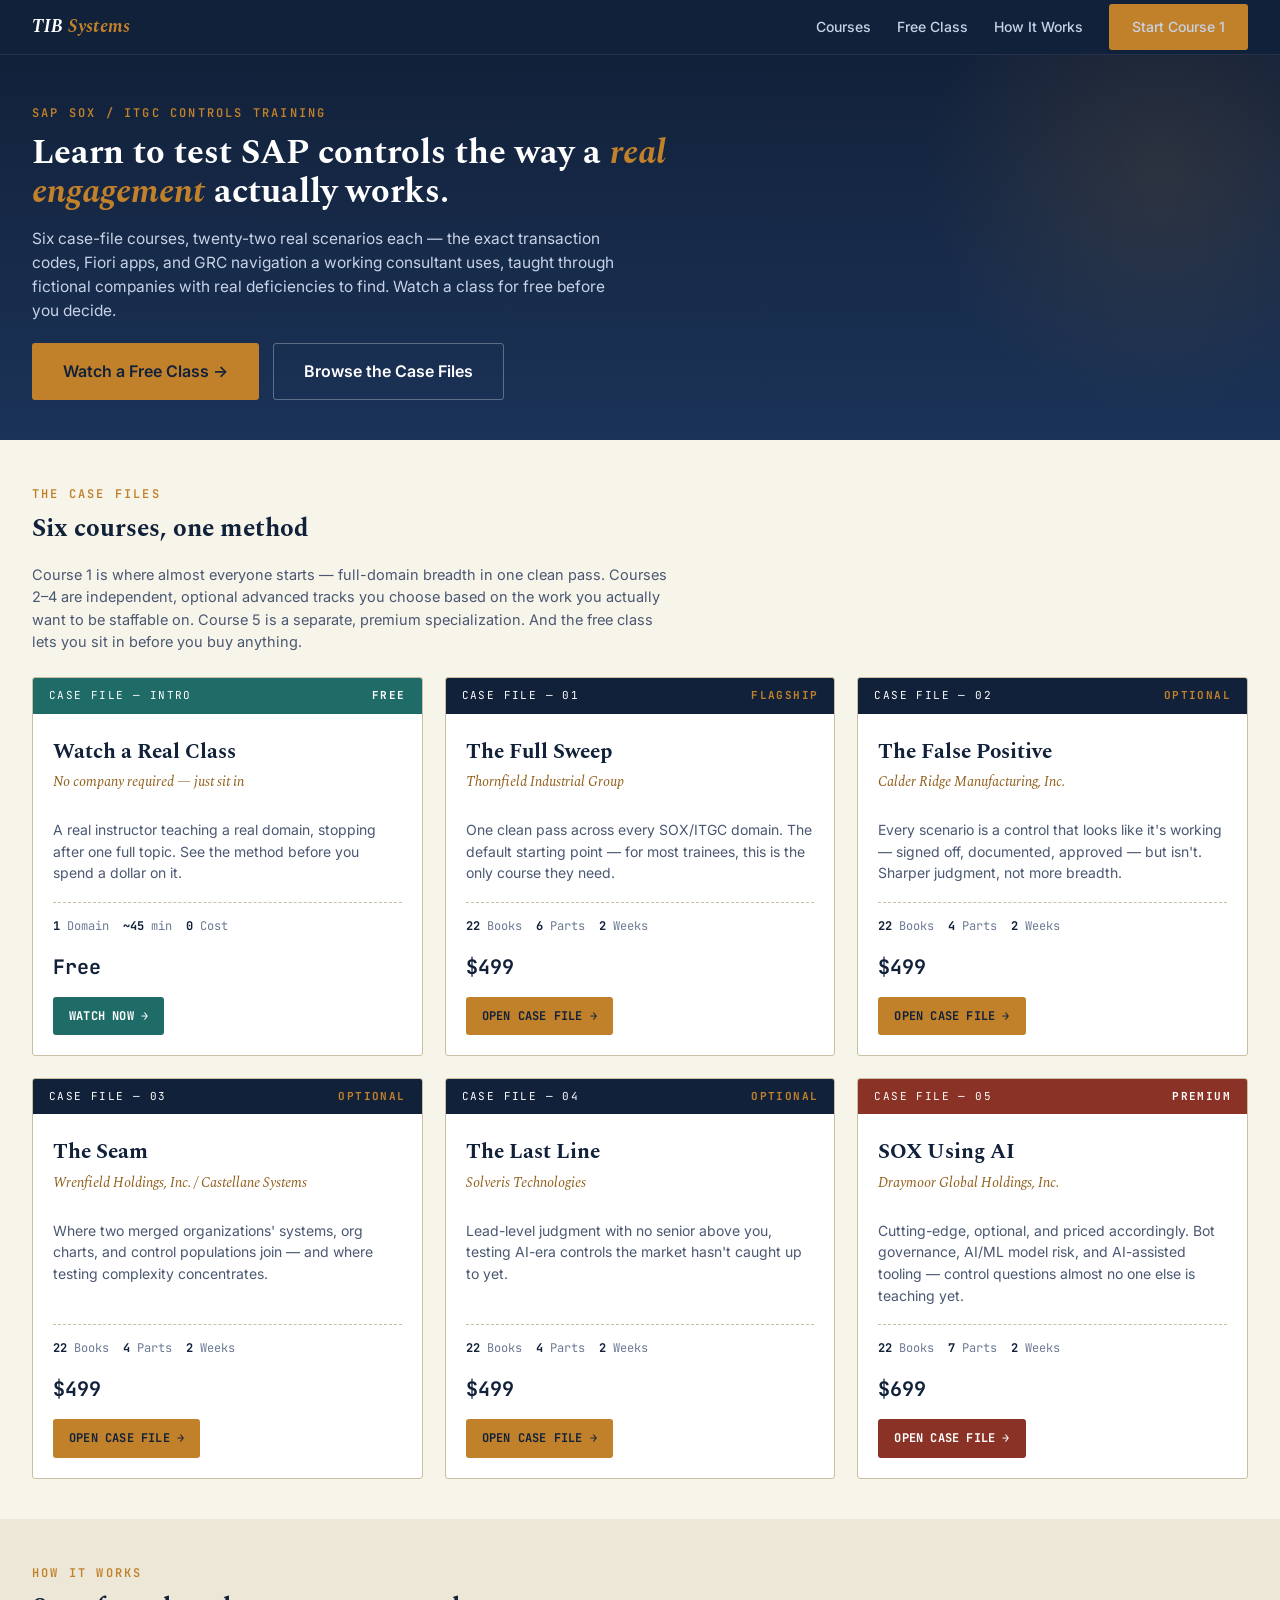
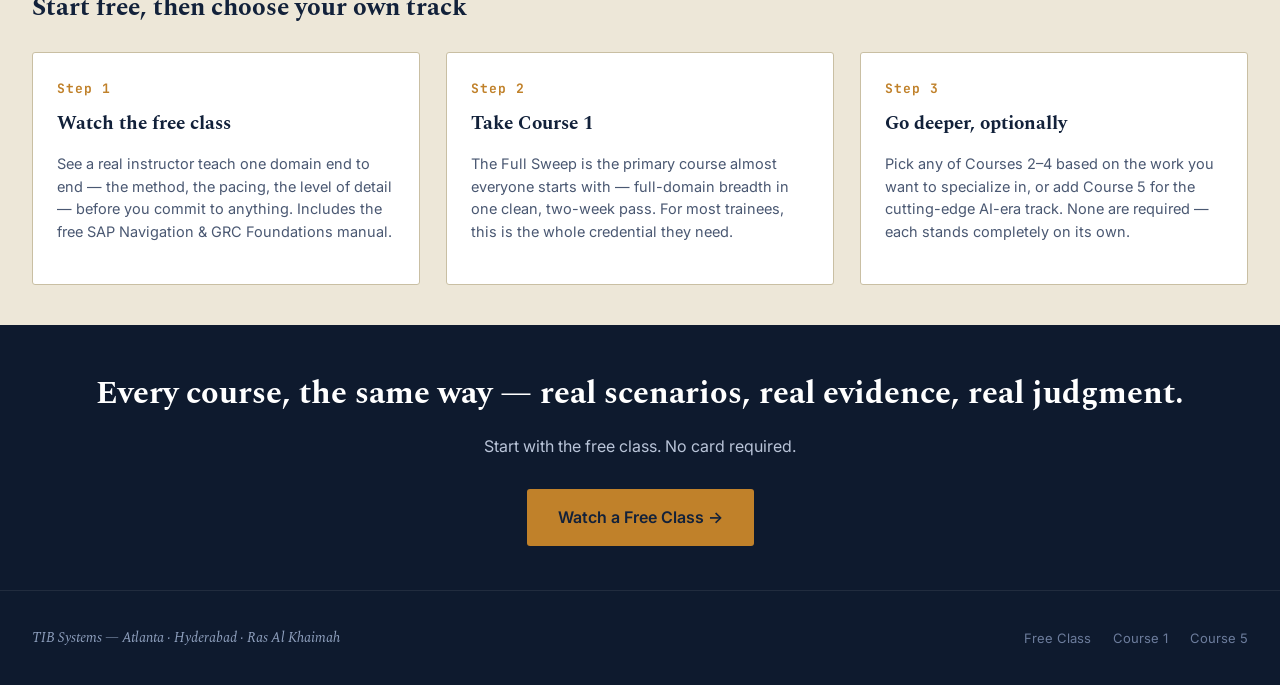
<file: index.html>
<!DOCTYPE html>
<html lang="en">
<head>
<meta charset="UTF-8">
<meta name="viewport" content="width=device-width, initial-scale=1.0">
<title>TIB Systems — SAP SOX/ITGC Controls Training</title>
<link rel="stylesheet" href="styles.css">
</head>
<body>

<header class="site-nav">
  <div class="wrap">
    <a href="index.html" class="brand">TIB <span>Systems</span></a>
    <nav class="links">
      <a href="#courses">Courses</a>
      <a href="course-free.html">Free Class</a>
      <a href="#how">How It Works</a>
      <a href="course-1.html" class="btn btn-amber">Start Course 1</a>
    </nav>
  </div>
</header>

<section class="hero">
  <div class="wrap">
    <span class="eyebrow on-dark">SAP SOX / ITGC Controls Training</span>
    <h1>Learn to test SAP controls the way a <em>real engagement</em> actually works.</h1>
    <p class="lede">Six case-file courses, twenty-two real scenarios each — the exact transaction codes, Fiori
      apps, and GRC navigation a working consultant uses, taught through fictional companies with real
      deficiencies to find. Watch a class for free before you decide.</p>
    <div class="cta-row">
      <a href="course-free.html" class="btn btn-amber btn-lg">Watch a Free Class →</a>
      <a href="#courses" class="btn btn-outline btn-lg">Browse the Case Files</a>
    </div>
  </div>
</section>

<section id="courses">
  <div class="wrap">
    <div class="section-head">
      <span class="eyebrow">The Case Files</span>
      <h2>Six courses, one method</h2>
      <p>Course 1 is where almost everyone starts — full-domain breadth in one clean pass. Courses 2–4 are
        independent, optional advanced tracks you choose based on the work you actually want to be staffable on.
        Course 5 is a separate, premium specialization. And the free class lets you sit in before you buy anything.</p>
    </div>

    <div class="file-grid">

      <div class="file-card free">
        <div class="tab"><span>Case File — Intro</span><span class="num">FREE</span></div>
        <div class="body">
          <h3>Watch a Real Class</h3>
          <div class="entity">No company required — just sit in</div>
          <p class="hook">A real instructor teaching a real domain, stopping after one full topic. See the
            method before you spend a dollar on it.</p>
          <div class="metrics"><span><b>1</b> Domain</span><span><b>~45</b> min</span><span><b>0</b> Cost</span></div>
          <div class="price">Free</div>
          <a href="course-free.html" class="open-link">Watch now →</a>
        </div>
      </div>

      <div class="file-card">
        <div class="tab"><span>Case File — 01</span><span class="num">FLAGSHIP</span></div>
        <div class="body">
          <h3>The Full Sweep</h3>
          <div class="entity">Thornfield Industrial Group</div>
          <p class="hook">One clean pass across every SOX/ITGC domain. The default starting point — for most
            trainees, this is the only course they need.</p>
          <div class="metrics"><span><b>22</b> Books</span><span><b>6</b> Parts</span><span><b>2</b> Weeks</span></div>
          <div class="price">$499</div>
          <a href="course-1.html" class="open-link">Open case file →</a>
        </div>
      </div>

      <div class="file-card">
        <div class="tab"><span>Case File — 02</span><span class="num">OPTIONAL</span></div>
        <div class="body">
          <h3>The False Positive</h3>
          <div class="entity">Calder Ridge Manufacturing, Inc.</div>
          <p class="hook">Every scenario is a control that looks like it's working — signed off, documented,
            approved — but isn't. Sharper judgment, not more breadth.</p>
          <div class="metrics"><span><b>22</b> Books</span><span><b>4</b> Parts</span><span><b>2</b> Weeks</span></div>
          <div class="price">$499</div>
          <a href="course-2.html" class="open-link">Open case file →</a>
        </div>
      </div>

      <div class="file-card">
        <div class="tab"><span>Case File — 03</span><span class="num">OPTIONAL</span></div>
        <div class="body">
          <h3>The Seam</h3>
          <div class="entity">Wrenfield Holdings, Inc. / Castellane Systems</div>
          <p class="hook">Where two merged organizations' systems, org charts, and control populations join —
            and where testing complexity concentrates.</p>
          <div class="metrics"><span><b>22</b> Books</span><span><b>4</b> Parts</span><span><b>2</b> Weeks</span></div>
          <div class="price">$499</div>
          <a href="course-3.html" class="open-link">Open case file →</a>
        </div>
      </div>

      <div class="file-card">
        <div class="tab"><span>Case File — 04</span><span class="num">OPTIONAL</span></div>
        <div class="body">
          <h3>The Last Line</h3>
          <div class="entity">Solveris Technologies</div>
          <p class="hook">Lead-level judgment with no senior above you, testing AI-era controls the market
            hasn't caught up to yet.</p>
          <div class="metrics"><span><b>22</b> Books</span><span><b>4</b> Parts</span><span><b>2</b> Weeks</span></div>
          <div class="price">$499</div>
          <a href="course-4.html" class="open-link">Open case file →</a>
        </div>
      </div>

      <div class="file-card premium">
        <div class="tab"><span>Case File — 05</span><span class="num">PREMIUM</span></div>
        <div class="body">
          <h3>SOX Using AI</h3>
          <div class="entity">Draymoor Global Holdings, Inc.</div>
          <p class="hook">Cutting-edge, optional, and priced accordingly. Bot governance, AI/ML model risk, and
            AI-assisted tooling — control questions almost no one else is teaching yet.</p>
          <div class="metrics"><span><b>22</b> Books</span><span><b>7</b> Parts</span><span><b>2</b> Weeks</span></div>
          <div class="price">$699</div>
          <a href="course-5.html" class="open-link">Open case file →</a>
        </div>
      </div>

    </div>
  </div>
</section>

<section class="on-paper" id="how">
  <div class="wrap">
    <div class="section-head">
      <span class="eyebrow">How It Works</span>
      <h2>Start free, then choose your own track</h2>
    </div>
    <div class="steps">
      <div class="step">
        <div class="stepnum">Step 1</div>
        <h3>Watch the free class</h3>
        <p>See a real instructor teach one domain end to end — the method, the pacing, the level of detail —
          before you commit to anything. Includes the free SAP Navigation &amp; GRC Foundations manual.</p>
      </div>
      <div class="step">
        <div class="stepnum">Step 2</div>
        <h3>Take Course 1</h3>
        <p>The Full Sweep is the primary course almost everyone starts with — full-domain breadth in one
          clean, two-week pass. For most trainees, this is the whole credential they need.</p>
      </div>
      <div class="step">
        <div class="stepnum">Step 3</div>
        <h3>Go deeper, optionally</h3>
        <p>Pick any of Courses 2–4 based on the work you want to specialize in, or add Course 5 for the
          cutting-edge AI-era track. None are required — each stands completely on its own.</p>
      </div>
    </div>
  </div>
</section>

<div class="cta-footer">
  <div class="wrap">
    <h2>Every course, the same way — real scenarios, real evidence, real judgment.</h2>
    <p>Start with the free class. No card required.</p>
    <a href="course-free.html" class="btn btn-amber btn-lg">Watch a Free Class →</a>
  </div>
</div>

<footer class="site-footer">
  <div class="wrap">
    <span class="fmark">TIB Systems — Atlanta · Hyderabad · Ras Al Khaimah</span>
    <div class="flinks">
      <a href="course-free.html">Free Class</a>
      <a href="course-1.html">Course 1</a>
      <a href="course-5.html">Course 5</a>
    </div>
  </div>
</footer>

</body>
</html>
</file>
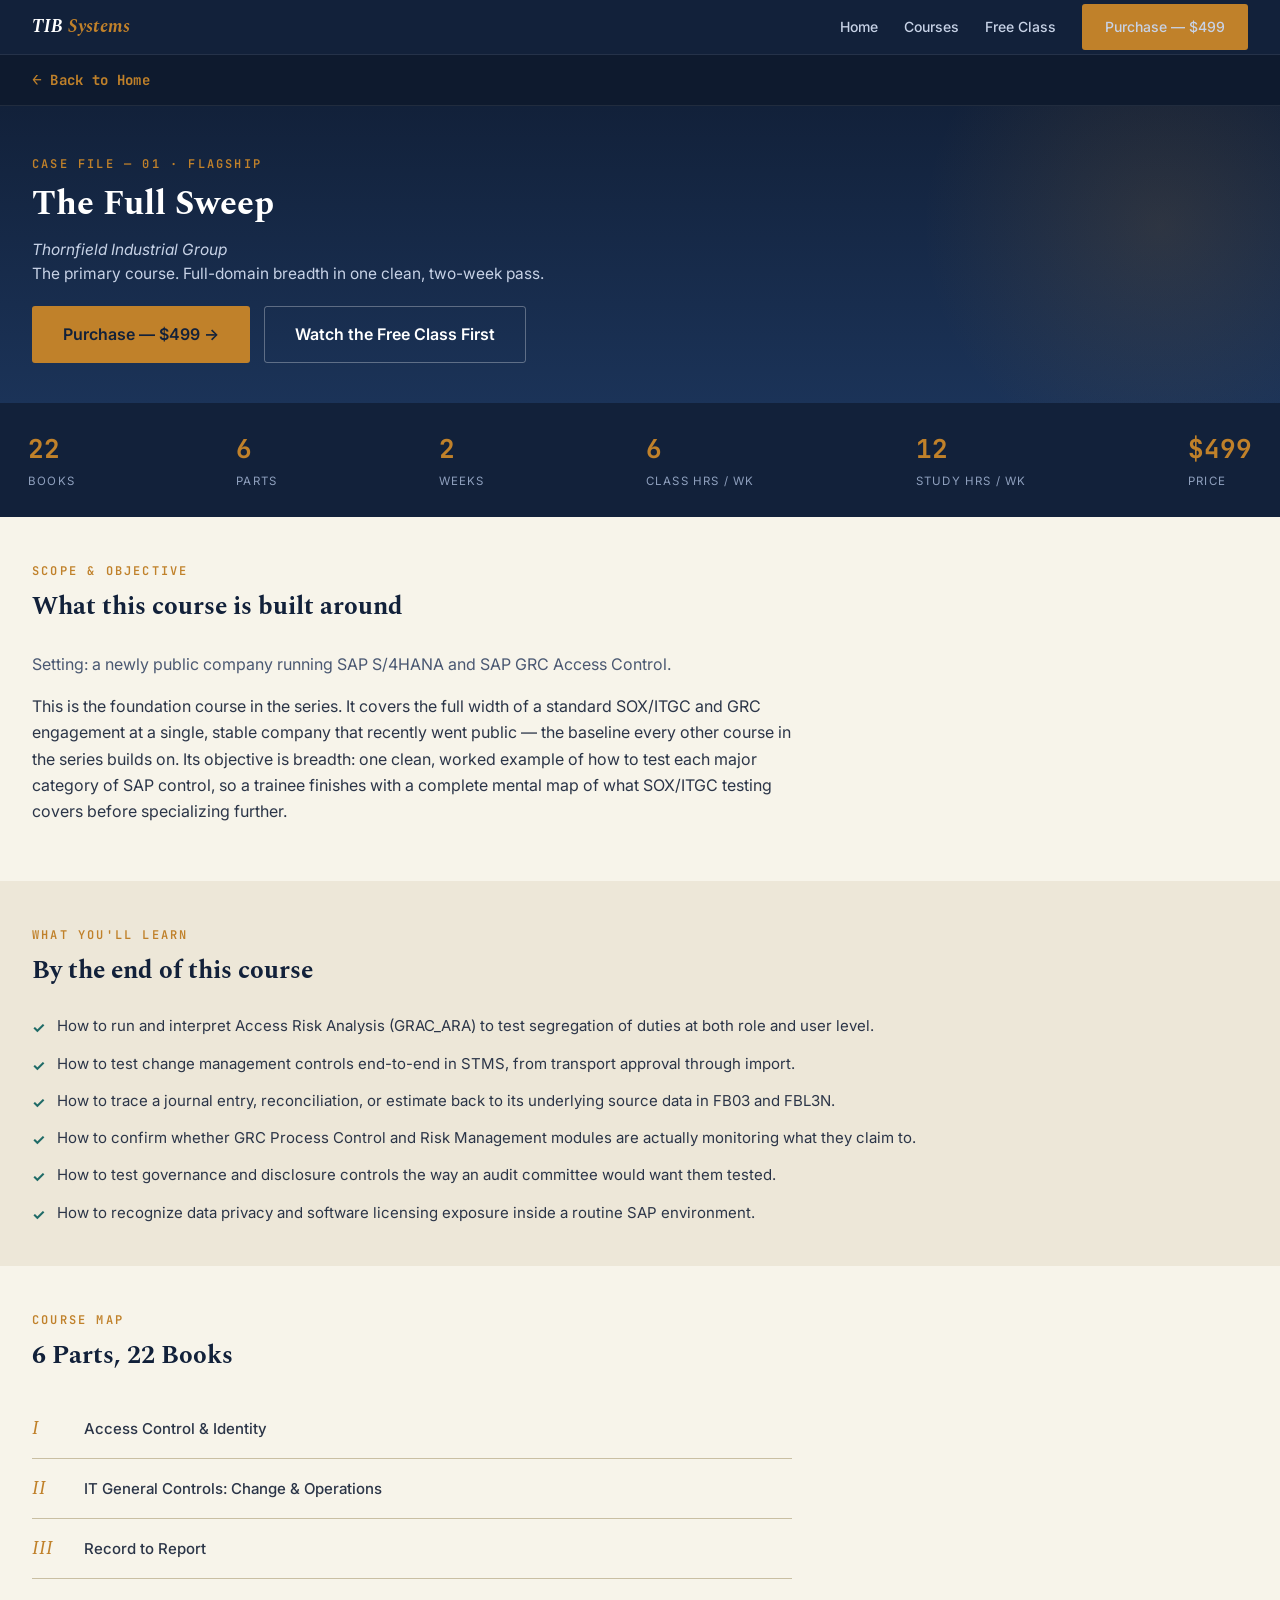
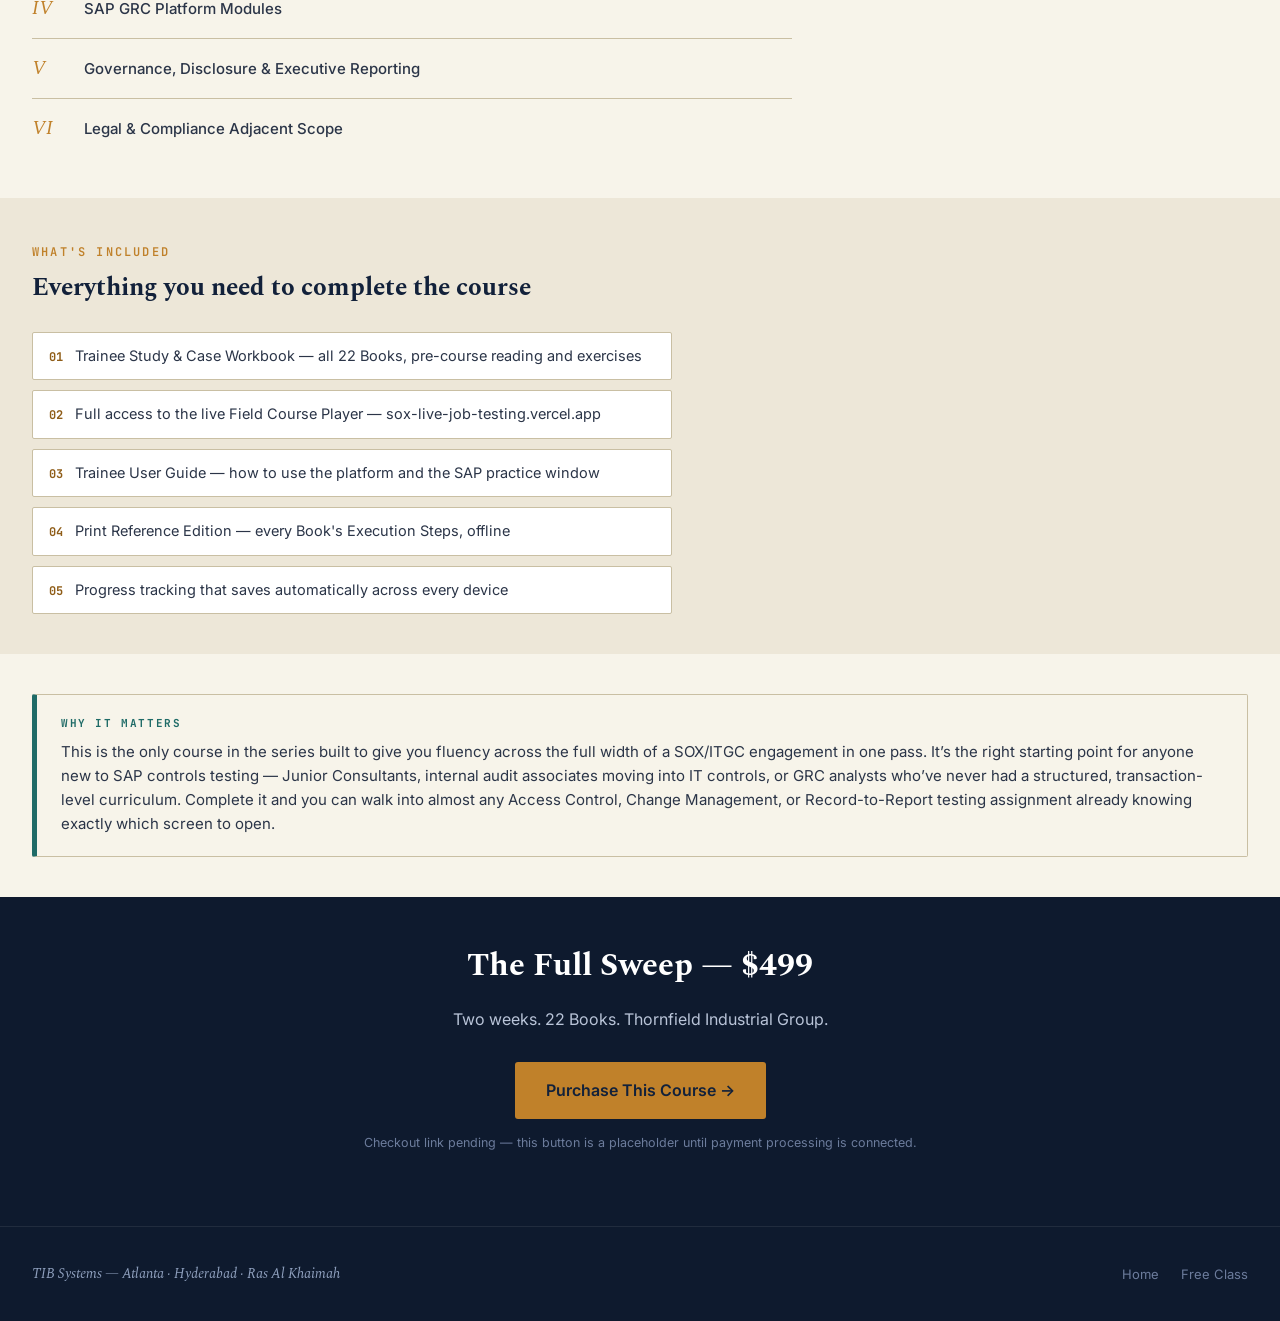
<file: course-1.html>
<!DOCTYPE html>
<html lang="en">
<head>
<meta charset="UTF-8">
<meta name="viewport" content="width=device-width, initial-scale=1.0">
<title>The Full Sweep — Course 1 — TIB Systems</title>
<link rel="stylesheet" href="styles.css">
</head>
<body>

<header class="site-nav">
  <div class="wrap">
    <a href="index.html" class="brand">TIB <span>Systems</span></a>
    <nav class="links">
      <a href="index.html">Home</a>
      <a href="index.html#courses">Courses</a>
      <a href="course-free.html">Free Class</a>
      <a href="#purchase" class="btn btn-amber">Purchase — $499</a>
    </nav>
  </div>
</header>

<div class="back-nav">
  <div class="wrap">
    <a href="index.html"><span class="arrow">←</span> Back to Home</a>
  </div>
</div>

<section class="hero">
  <div class="wrap">
    <span class="eyebrow on-dark">Case File — 01 · FLAGSHIP</span>
    <h1>The Full Sweep</h1>
    <p class="lede"><em style="font-style:italic; color:#C7D2E6;">Thornfield Industrial Group</em><br>The primary course. Full-domain breadth in one clean, two-week pass.</p>
    <div class="cta-row">
      <a href="#purchase" class="btn btn-amber btn-lg">Purchase — $499 →</a>
      <a href="course-free.html" class="btn btn-outline btn-lg">Watch the Free Class First</a>
    </div>
  </div>
</section>

<div class="metrics-bar">
  <div class="wrap">
    <div class="metric"><div class="val">22</div><div class="lbl">Books</div></div>
    <div class="metric"><div class="val">6</div><div class="lbl">Parts</div></div>
    <div class="metric"><div class="val">2</div><div class="lbl">Weeks</div></div>
    <div class="metric"><div class="val">6</div><div class="lbl">Class Hrs / Wk</div></div>
    <div class="metric"><div class="val">12</div><div class="lbl">Study Hrs / Wk</div></div>
    <div class="metric"><div class="val">$499</div><div class="lbl">Price</div></div>
  </div>
</div>

<section>
  <div class="wrap">
    <div class="section-head">
      <span class="eyebrow">Scope &amp; Objective</span>
      <h2>What this course is built around</h2>
    </div>
    <p style="font-size:16px; color:var(--text-soft); max-width:760px; line-height:1.65;">Setting: a newly public company running SAP S/4HANA and SAP GRC Access Control.</p>
    <p style="font-size:16px; color:var(--text); max-width:760px; line-height:1.65;">This is the foundation course in the series. It covers the full width of a standard SOX/ITGC and GRC engagement at a single, stable company that recently went public — the baseline every other course in the series builds on. Its objective is breadth: one clean, worked example of how to test each major category of SAP control, so a trainee finishes with a complete mental map of what SOX/ITGC testing covers before specializing further.</p>
    
  </div>
</section>

<section class="on-paper">
  <div class="wrap">
    <div class="section-head">
      <span class="eyebrow">What You'll Learn</span>
      <h2>By the end of this course</h2>
    </div>
    <ul class="check-list">
      <li>How to run and interpret Access Risk Analysis (GRAC_ARA) to test segregation of duties at both role and user level.</li>
      <li>How to test change management controls end-to-end in STMS, from transport approval through import.</li>
      <li>How to trace a journal entry, reconciliation, or estimate back to its underlying source data in FB03 and FBL3N.</li>
      <li>How to confirm whether GRC Process Control and Risk Management modules are actually monitoring what they claim to.</li>
      <li>How to test governance and disclosure controls the way an audit committee would want them tested.</li>
      <li>How to recognize data privacy and software licensing exposure inside a routine SAP environment.</li>
    </ul>
  </div>
</section>

<section>
  <div class="wrap">
    <div class="section-head">
      <span class="eyebrow">Course Map</span>
      <h2>6 Parts, 22 Books</h2>
    </div>
    <div style="max-width:760px;">
      <div class="part-row"><span class="roman">I</span><span class="ptitle">Access Control &amp; Identity</span></div>
      <div class="part-row"><span class="roman">II</span><span class="ptitle">IT General Controls: Change &amp; Operations</span></div>
      <div class="part-row"><span class="roman">III</span><span class="ptitle">Record to Report</span></div>
      <div class="part-row"><span class="roman">IV</span><span class="ptitle">SAP GRC Platform Modules</span></div>
      <div class="part-row"><span class="roman">V</span><span class="ptitle">Governance, Disclosure &amp; Executive Reporting</span></div>
      <div class="part-row"><span class="roman">VI</span><span class="ptitle">Legal &amp; Compliance Adjacent Scope</span></div>
    </div>
  </div>
</section>

<section class="on-paper">
  <div class="wrap">
    <div class="section-head">
      <span class="eyebrow">What's Included</span>
      <h2>Everything you need to complete the course</h2>
    </div>
    <ul class="doc-list" style="max-width:640px;">
      <li><span class="icon">01</span> Trainee Study &amp; Case Workbook — all 22 Books, pre-course reading and exercises</li>
      <li><span class="icon">02</span> Full access to the live Field Course Player — sox-live-job-testing.vercel.app</li>
      <li><span class="icon">03</span> Trainee User Guide — how to use the platform and the SAP practice window</li>
      <li><span class="icon">04</span> Print Reference Edition — every Book's Execution Steps, offline</li>
      <li><span class="icon">05</span> Progress tracking that saves automatically across every device</li>
    </ul>
  </div>
</section>

<section>
  <div class="wrap">
    <div class="callout">
      <span class="stamp">Why It Matters</span>
      <p>This is the only course in the series built to give you fluency across the full width of a SOX/ITGC engagement in one pass. It’s the right starting point for anyone new to SAP controls testing — Junior Consultants, internal audit associates moving into IT controls, or GRC analysts who’ve never had a structured, transaction-level curriculum. Complete it and you can walk into almost any Access Control, Change Management, or Record-to-Report testing assignment already knowing exactly which screen to open.</p>
    </div>
  </div>
</section>

<div class="cta-footer" id="purchase">
  <div class="wrap">
    <h2>The Full Sweep — $499</h2>
    <p>Two weeks. 22 Books. Thornfield Industrial Group.</p>
    <a href="#" class="btn btn-amber btn-lg" data-course="1">Purchase This Course →</a>
    <p style="font-size:12.5px; color:#6C7C9C; margin-top:14px;">Checkout link pending — this button is a placeholder until payment processing is connected.</p>
  </div>
</div>

<footer class="site-footer">
  <div class="wrap">
    <span class="fmark">TIB Systems — Atlanta · Hyderabad · Ras Al Khaimah</span>
    <div class="flinks">
      <a href="index.html">Home</a>
      <a href="course-free.html">Free Class</a>
    </div>
  </div>
</footer>

</body>
</html>
</file>
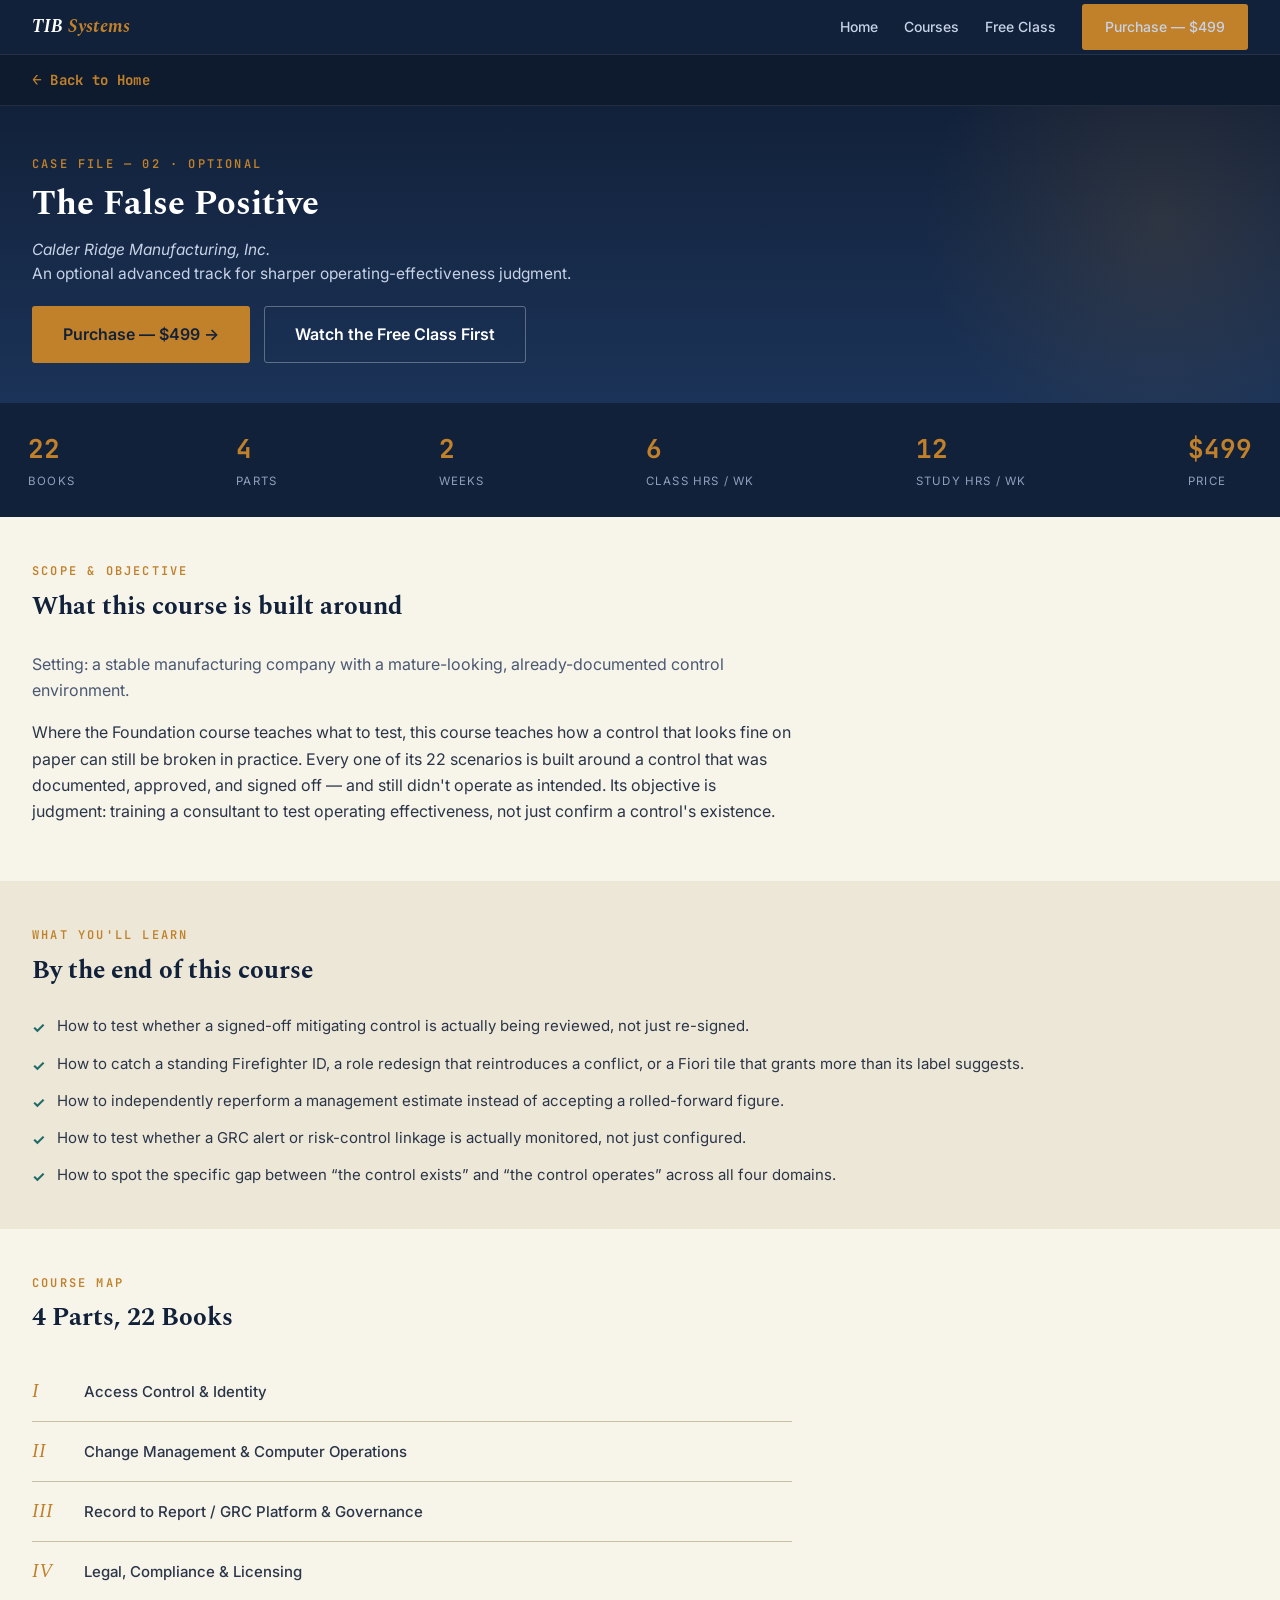
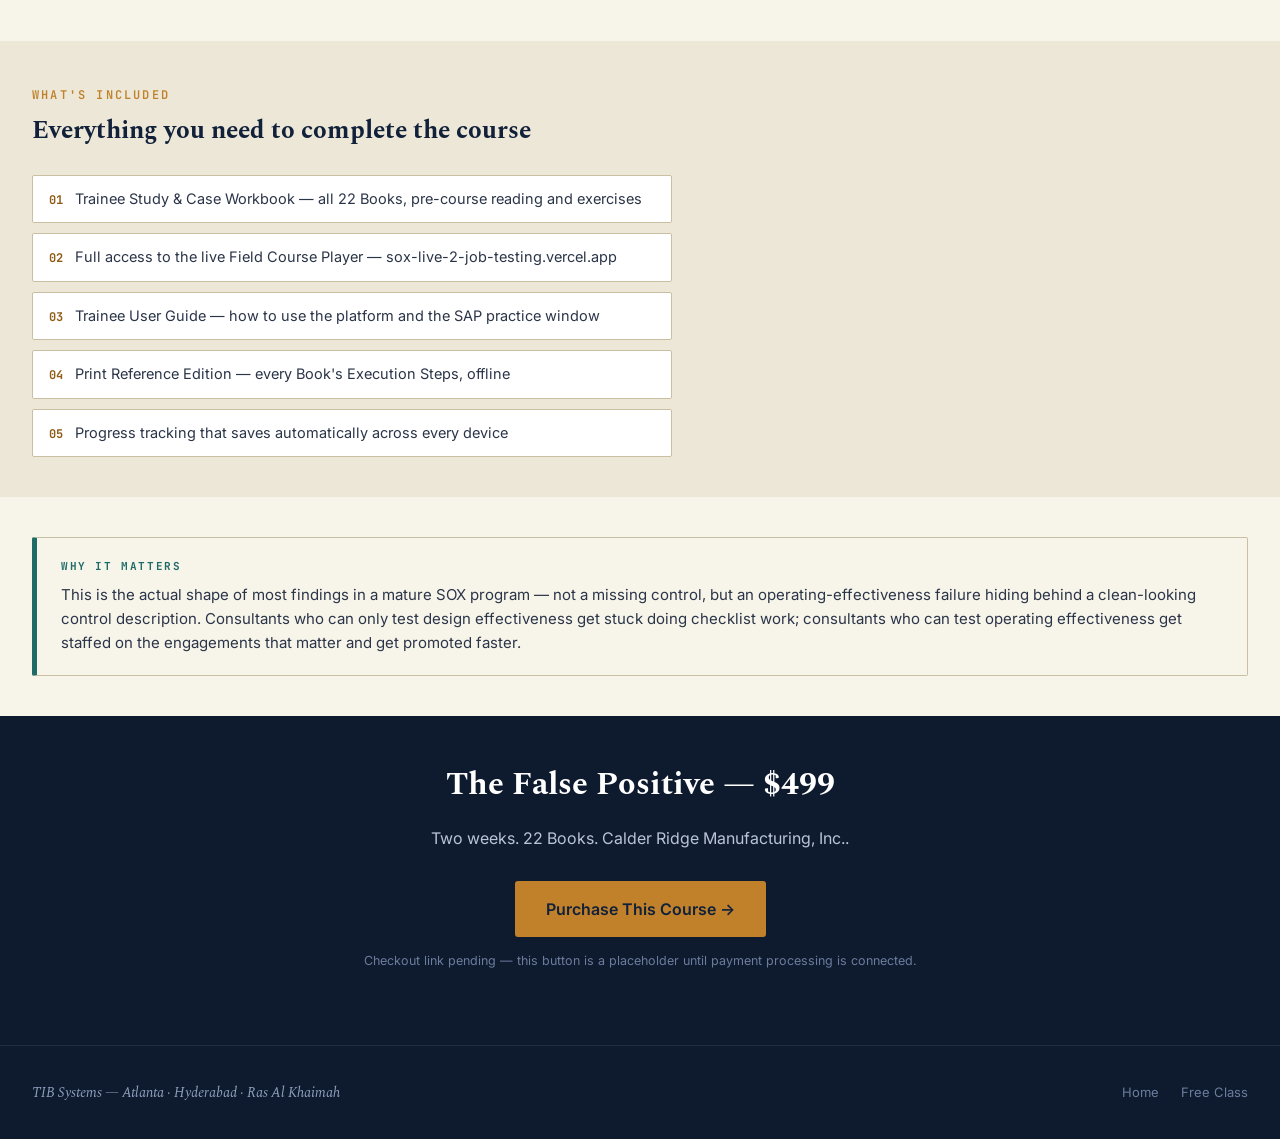
<file: course-2.html>
<!DOCTYPE html>
<html lang="en">
<head>
<meta charset="UTF-8">
<meta name="viewport" content="width=device-width, initial-scale=1.0">
<title>The False Positive — Course 2 — TIB Systems</title>
<link rel="stylesheet" href="styles.css">
</head>
<body>

<header class="site-nav">
  <div class="wrap">
    <a href="index.html" class="brand">TIB <span>Systems</span></a>
    <nav class="links">
      <a href="index.html">Home</a>
      <a href="index.html#courses">Courses</a>
      <a href="course-free.html">Free Class</a>
      <a href="#purchase" class="btn btn-amber">Purchase — $499</a>
    </nav>
  </div>
</header>

<div class="back-nav">
  <div class="wrap">
    <a href="index.html"><span class="arrow">←</span> Back to Home</a>
  </div>
</div>

<section class="hero">
  <div class="wrap">
    <span class="eyebrow on-dark">Case File — 02 · OPTIONAL</span>
    <h1>The False Positive</h1>
    <p class="lede"><em style="font-style:italic; color:#C7D2E6;">Calder Ridge Manufacturing, Inc.</em><br>An optional advanced track for sharper operating-effectiveness judgment.</p>
    <div class="cta-row">
      <a href="#purchase" class="btn btn-amber btn-lg">Purchase — $499 →</a>
      <a href="course-free.html" class="btn btn-outline btn-lg">Watch the Free Class First</a>
    </div>
  </div>
</section>

<div class="metrics-bar">
  <div class="wrap">
    <div class="metric"><div class="val">22</div><div class="lbl">Books</div></div>
    <div class="metric"><div class="val">4</div><div class="lbl">Parts</div></div>
    <div class="metric"><div class="val">2</div><div class="lbl">Weeks</div></div>
    <div class="metric"><div class="val">6</div><div class="lbl">Class Hrs / Wk</div></div>
    <div class="metric"><div class="val">12</div><div class="lbl">Study Hrs / Wk</div></div>
    <div class="metric"><div class="val">$499</div><div class="lbl">Price</div></div>
  </div>
</div>

<section>
  <div class="wrap">
    <div class="section-head">
      <span class="eyebrow">Scope &amp; Objective</span>
      <h2>What this course is built around</h2>
    </div>
    <p style="font-size:16px; color:var(--text-soft); max-width:760px; line-height:1.65;">Setting: a stable manufacturing company with a mature-looking, already-documented control environment.</p>
    <p style="font-size:16px; color:var(--text); max-width:760px; line-height:1.65;">Where the Foundation course teaches what to test, this course teaches how a control that looks fine on paper can still be broken in practice. Every one of its 22 scenarios is built around a control that was documented, approved, and signed off — and still didn't operate as intended. Its objective is judgment: training a consultant to test operating effectiveness, not just confirm a control's existence.</p>
    
  </div>
</section>

<section class="on-paper">
  <div class="wrap">
    <div class="section-head">
      <span class="eyebrow">What You'll Learn</span>
      <h2>By the end of this course</h2>
    </div>
    <ul class="check-list">
      <li>How to test whether a signed-off mitigating control is actually being reviewed, not just re-signed.</li>
      <li>How to catch a standing Firefighter ID, a role redesign that reintroduces a conflict, or a Fiori tile that grants more than its label suggests.</li>
      <li>How to independently reperform a management estimate instead of accepting a rolled-forward figure.</li>
      <li>How to test whether a GRC alert or risk-control linkage is actually monitored, not just configured.</li>
      <li>How to spot the specific gap between “the control exists” and “the control operates” across all four domains.</li>
    </ul>
  </div>
</section>

<section>
  <div class="wrap">
    <div class="section-head">
      <span class="eyebrow">Course Map</span>
      <h2>4 Parts, 22 Books</h2>
    </div>
    <div style="max-width:760px;">
      <div class="part-row"><span class="roman">I</span><span class="ptitle">Access Control &amp; Identity</span></div>
      <div class="part-row"><span class="roman">II</span><span class="ptitle">Change Management &amp; Computer Operations</span></div>
      <div class="part-row"><span class="roman">III</span><span class="ptitle">Record to Report / GRC Platform &amp; Governance</span></div>
      <div class="part-row"><span class="roman">IV</span><span class="ptitle">Legal, Compliance &amp; Licensing</span></div>
    </div>
  </div>
</section>

<section class="on-paper">
  <div class="wrap">
    <div class="section-head">
      <span class="eyebrow">What's Included</span>
      <h2>Everything you need to complete the course</h2>
    </div>
    <ul class="doc-list" style="max-width:640px;">
      <li><span class="icon">01</span> Trainee Study &amp; Case Workbook — all 22 Books, pre-course reading and exercises</li>
      <li><span class="icon">02</span> Full access to the live Field Course Player — sox-live-2-job-testing.vercel.app</li>
      <li><span class="icon">03</span> Trainee User Guide — how to use the platform and the SAP practice window</li>
      <li><span class="icon">04</span> Print Reference Edition — every Book's Execution Steps, offline</li>
      <li><span class="icon">05</span> Progress tracking that saves automatically across every device</li>
    </ul>
  </div>
</section>

<section>
  <div class="wrap">
    <div class="callout">
      <span class="stamp">Why It Matters</span>
      <p>This is the actual shape of most findings in a mature SOX program — not a missing control, but an operating-effectiveness failure hiding behind a clean-looking control description. Consultants who can only test design effectiveness get stuck doing checklist work; consultants who can test operating effectiveness get staffed on the engagements that matter and get promoted faster.</p>
    </div>
  </div>
</section>

<div class="cta-footer" id="purchase">
  <div class="wrap">
    <h2>The False Positive — $499</h2>
    <p>Two weeks. 22 Books. Calder Ridge Manufacturing, Inc..</p>
    <a href="#" class="btn btn-amber btn-lg" data-course="2">Purchase This Course →</a>
    <p style="font-size:12.5px; color:#6C7C9C; margin-top:14px;">Checkout link pending — this button is a placeholder until payment processing is connected.</p>
  </div>
</div>

<footer class="site-footer">
  <div class="wrap">
    <span class="fmark">TIB Systems — Atlanta · Hyderabad · Ras Al Khaimah</span>
    <div class="flinks">
      <a href="index.html">Home</a>
      <a href="course-free.html">Free Class</a>
    </div>
  </div>
</footer>

</body>
</html>
</file>
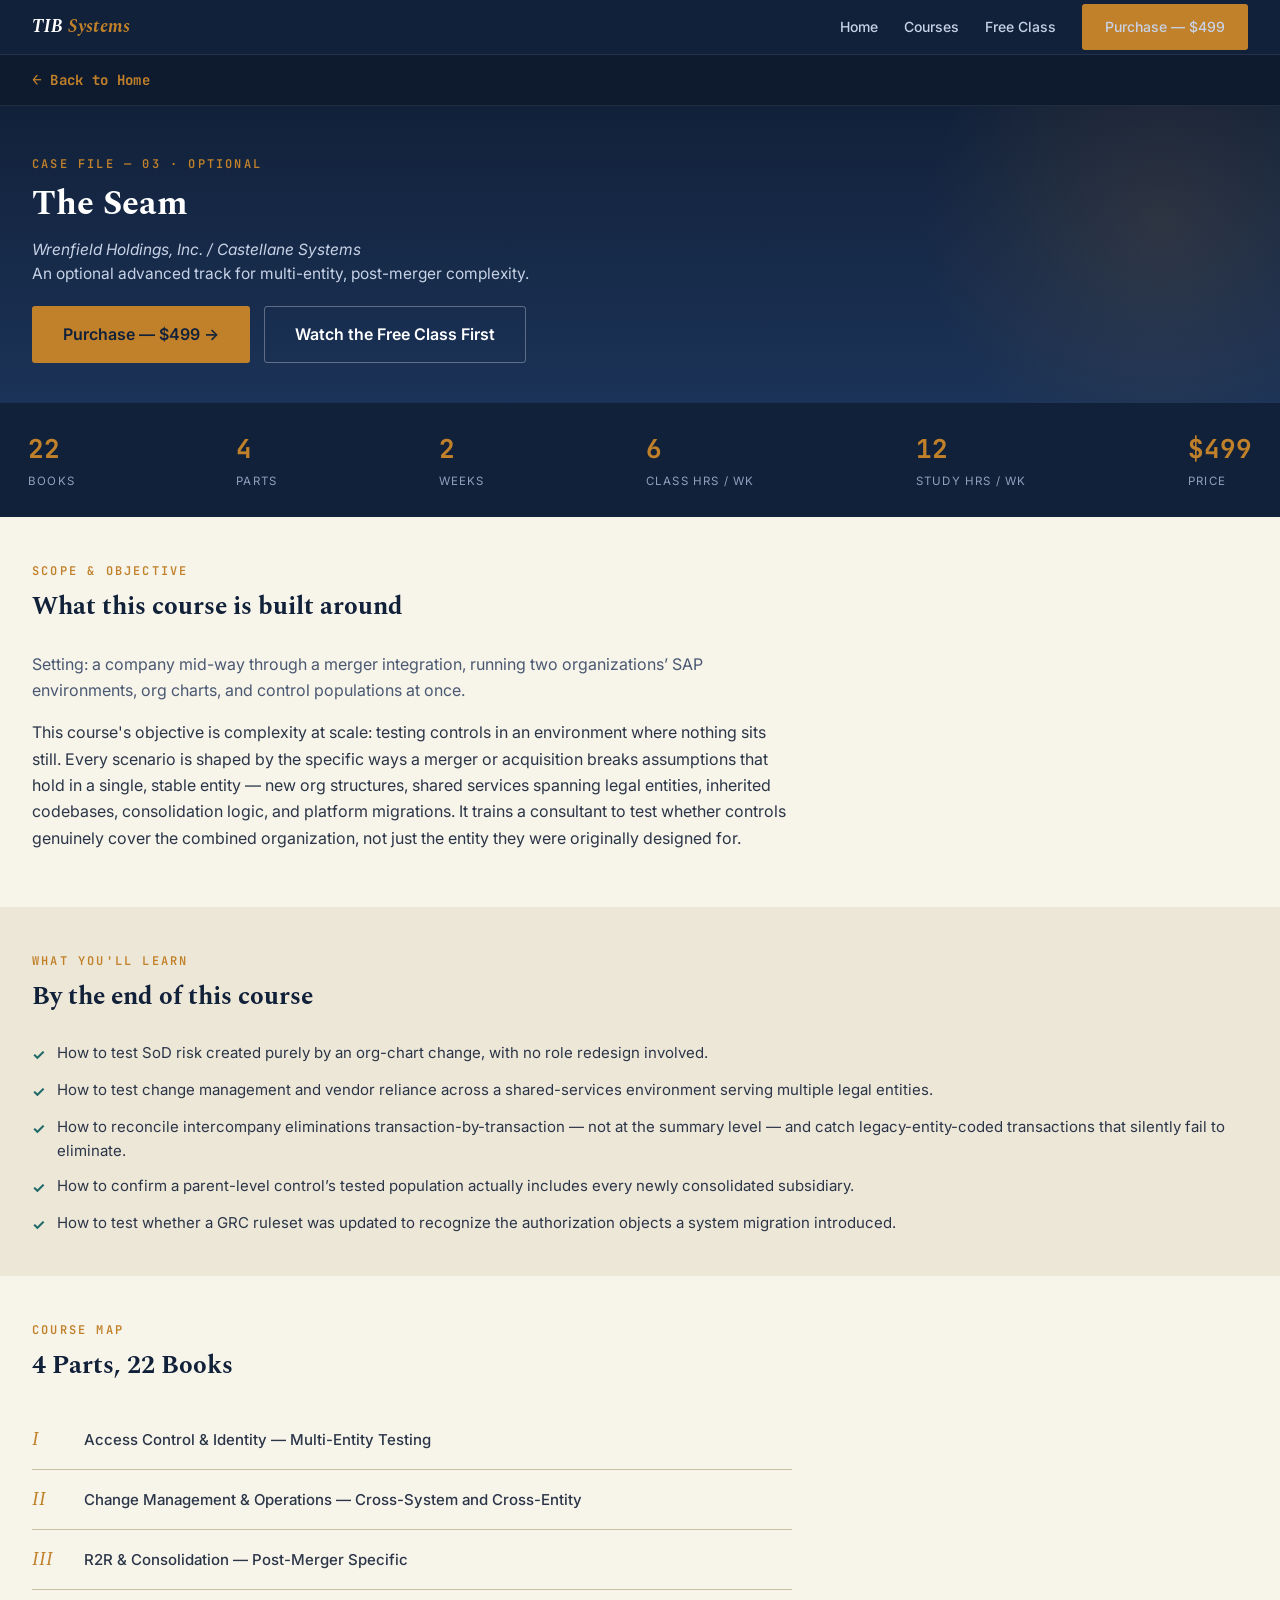
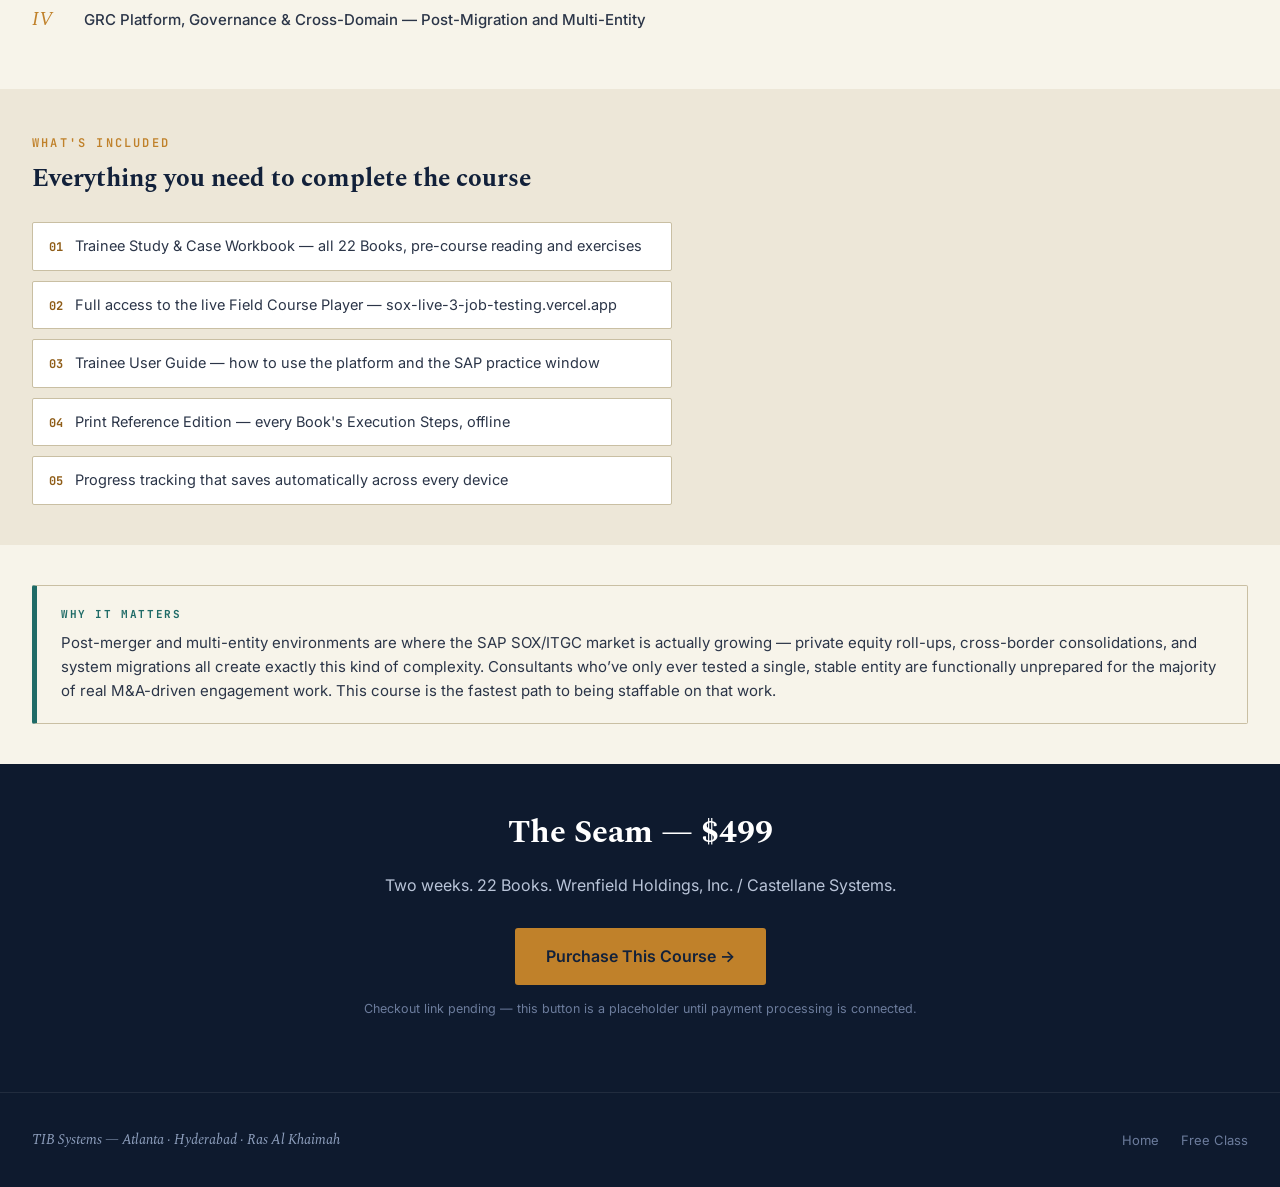
<file: course-3.html>
<!DOCTYPE html>
<html lang="en">
<head>
<meta charset="UTF-8">
<meta name="viewport" content="width=device-width, initial-scale=1.0">
<title>The Seam — Course 3 — TIB Systems</title>
<link rel="stylesheet" href="styles.css">
</head>
<body>

<header class="site-nav">
  <div class="wrap">
    <a href="index.html" class="brand">TIB <span>Systems</span></a>
    <nav class="links">
      <a href="index.html">Home</a>
      <a href="index.html#courses">Courses</a>
      <a href="course-free.html">Free Class</a>
      <a href="#purchase" class="btn btn-amber">Purchase — $499</a>
    </nav>
  </div>
</header>

<div class="back-nav">
  <div class="wrap">
    <a href="index.html"><span class="arrow">←</span> Back to Home</a>
  </div>
</div>

<section class="hero">
  <div class="wrap">
    <span class="eyebrow on-dark">Case File — 03 · OPTIONAL</span>
    <h1>The Seam</h1>
    <p class="lede"><em style="font-style:italic; color:#C7D2E6;">Wrenfield Holdings, Inc. / Castellane Systems</em><br>An optional advanced track for multi-entity, post-merger complexity.</p>
    <div class="cta-row">
      <a href="#purchase" class="btn btn-amber btn-lg">Purchase — $499 →</a>
      <a href="course-free.html" class="btn btn-outline btn-lg">Watch the Free Class First</a>
    </div>
  </div>
</section>

<div class="metrics-bar">
  <div class="wrap">
    <div class="metric"><div class="val">22</div><div class="lbl">Books</div></div>
    <div class="metric"><div class="val">4</div><div class="lbl">Parts</div></div>
    <div class="metric"><div class="val">2</div><div class="lbl">Weeks</div></div>
    <div class="metric"><div class="val">6</div><div class="lbl">Class Hrs / Wk</div></div>
    <div class="metric"><div class="val">12</div><div class="lbl">Study Hrs / Wk</div></div>
    <div class="metric"><div class="val">$499</div><div class="lbl">Price</div></div>
  </div>
</div>

<section>
  <div class="wrap">
    <div class="section-head">
      <span class="eyebrow">Scope &amp; Objective</span>
      <h2>What this course is built around</h2>
    </div>
    <p style="font-size:16px; color:var(--text-soft); max-width:760px; line-height:1.65;">Setting: a company mid-way through a merger integration, running two organizations’ SAP environments, org charts, and control populations at once.</p>
    <p style="font-size:16px; color:var(--text); max-width:760px; line-height:1.65;">This course's objective is complexity at scale: testing controls in an environment where nothing sits still. Every scenario is shaped by the specific ways a merger or acquisition breaks assumptions that hold in a single, stable entity — new org structures, shared services spanning legal entities, inherited codebases, consolidation logic, and platform migrations. It trains a consultant to test whether controls genuinely cover the combined organization, not just the entity they were originally designed for.</p>
    
  </div>
</section>

<section class="on-paper">
  <div class="wrap">
    <div class="section-head">
      <span class="eyebrow">What You'll Learn</span>
      <h2>By the end of this course</h2>
    </div>
    <ul class="check-list">
      <li>How to test SoD risk created purely by an org-chart change, with no role redesign involved.</li>
      <li>How to test change management and vendor reliance across a shared-services environment serving multiple legal entities.</li>
      <li>How to reconcile intercompany eliminations transaction-by-transaction — not at the summary level — and catch legacy-entity-coded transactions that silently fail to eliminate.</li>
      <li>How to confirm a parent-level control’s tested population actually includes every newly consolidated subsidiary.</li>
      <li>How to test whether a GRC ruleset was updated to recognize the authorization objects a system migration introduced.</li>
    </ul>
  </div>
</section>

<section>
  <div class="wrap">
    <div class="section-head">
      <span class="eyebrow">Course Map</span>
      <h2>4 Parts, 22 Books</h2>
    </div>
    <div style="max-width:760px;">
      <div class="part-row"><span class="roman">I</span><span class="ptitle">Access Control &amp; Identity — Multi-Entity Testing</span></div>
      <div class="part-row"><span class="roman">II</span><span class="ptitle">Change Management &amp; Operations — Cross-System and Cross-Entity</span></div>
      <div class="part-row"><span class="roman">III</span><span class="ptitle">R2R &amp; Consolidation — Post-Merger Specific</span></div>
      <div class="part-row"><span class="roman">IV</span><span class="ptitle">GRC Platform, Governance &amp; Cross-Domain — Post-Migration and Multi-Entity</span></div>
    </div>
  </div>
</section>

<section class="on-paper">
  <div class="wrap">
    <div class="section-head">
      <span class="eyebrow">What's Included</span>
      <h2>Everything you need to complete the course</h2>
    </div>
    <ul class="doc-list" style="max-width:640px;">
      <li><span class="icon">01</span> Trainee Study &amp; Case Workbook — all 22 Books, pre-course reading and exercises</li>
      <li><span class="icon">02</span> Full access to the live Field Course Player — sox-live-3-job-testing.vercel.app</li>
      <li><span class="icon">03</span> Trainee User Guide — how to use the platform and the SAP practice window</li>
      <li><span class="icon">04</span> Print Reference Edition — every Book's Execution Steps, offline</li>
      <li><span class="icon">05</span> Progress tracking that saves automatically across every device</li>
    </ul>
  </div>
</section>

<section>
  <div class="wrap">
    <div class="callout">
      <span class="stamp">Why It Matters</span>
      <p>Post-merger and multi-entity environments are where the SAP SOX/ITGC market is actually growing — private equity roll-ups, cross-border consolidations, and system migrations all create exactly this kind of complexity. Consultants who’ve only ever tested a single, stable entity are functionally unprepared for the majority of real M&amp;A-driven engagement work. This course is the fastest path to being staffable on that work.</p>
    </div>
  </div>
</section>

<div class="cta-footer" id="purchase">
  <div class="wrap">
    <h2>The Seam — $499</h2>
    <p>Two weeks. 22 Books. Wrenfield Holdings, Inc. / Castellane Systems.</p>
    <a href="#" class="btn btn-amber btn-lg" data-course="3">Purchase This Course →</a>
    <p style="font-size:12.5px; color:#6C7C9C; margin-top:14px;">Checkout link pending — this button is a placeholder until payment processing is connected.</p>
  </div>
</div>

<footer class="site-footer">
  <div class="wrap">
    <span class="fmark">TIB Systems — Atlanta · Hyderabad · Ras Al Khaimah</span>
    <div class="flinks">
      <a href="index.html">Home</a>
      <a href="course-free.html">Free Class</a>
    </div>
  </div>
</footer>

</body>
</html>
</file>
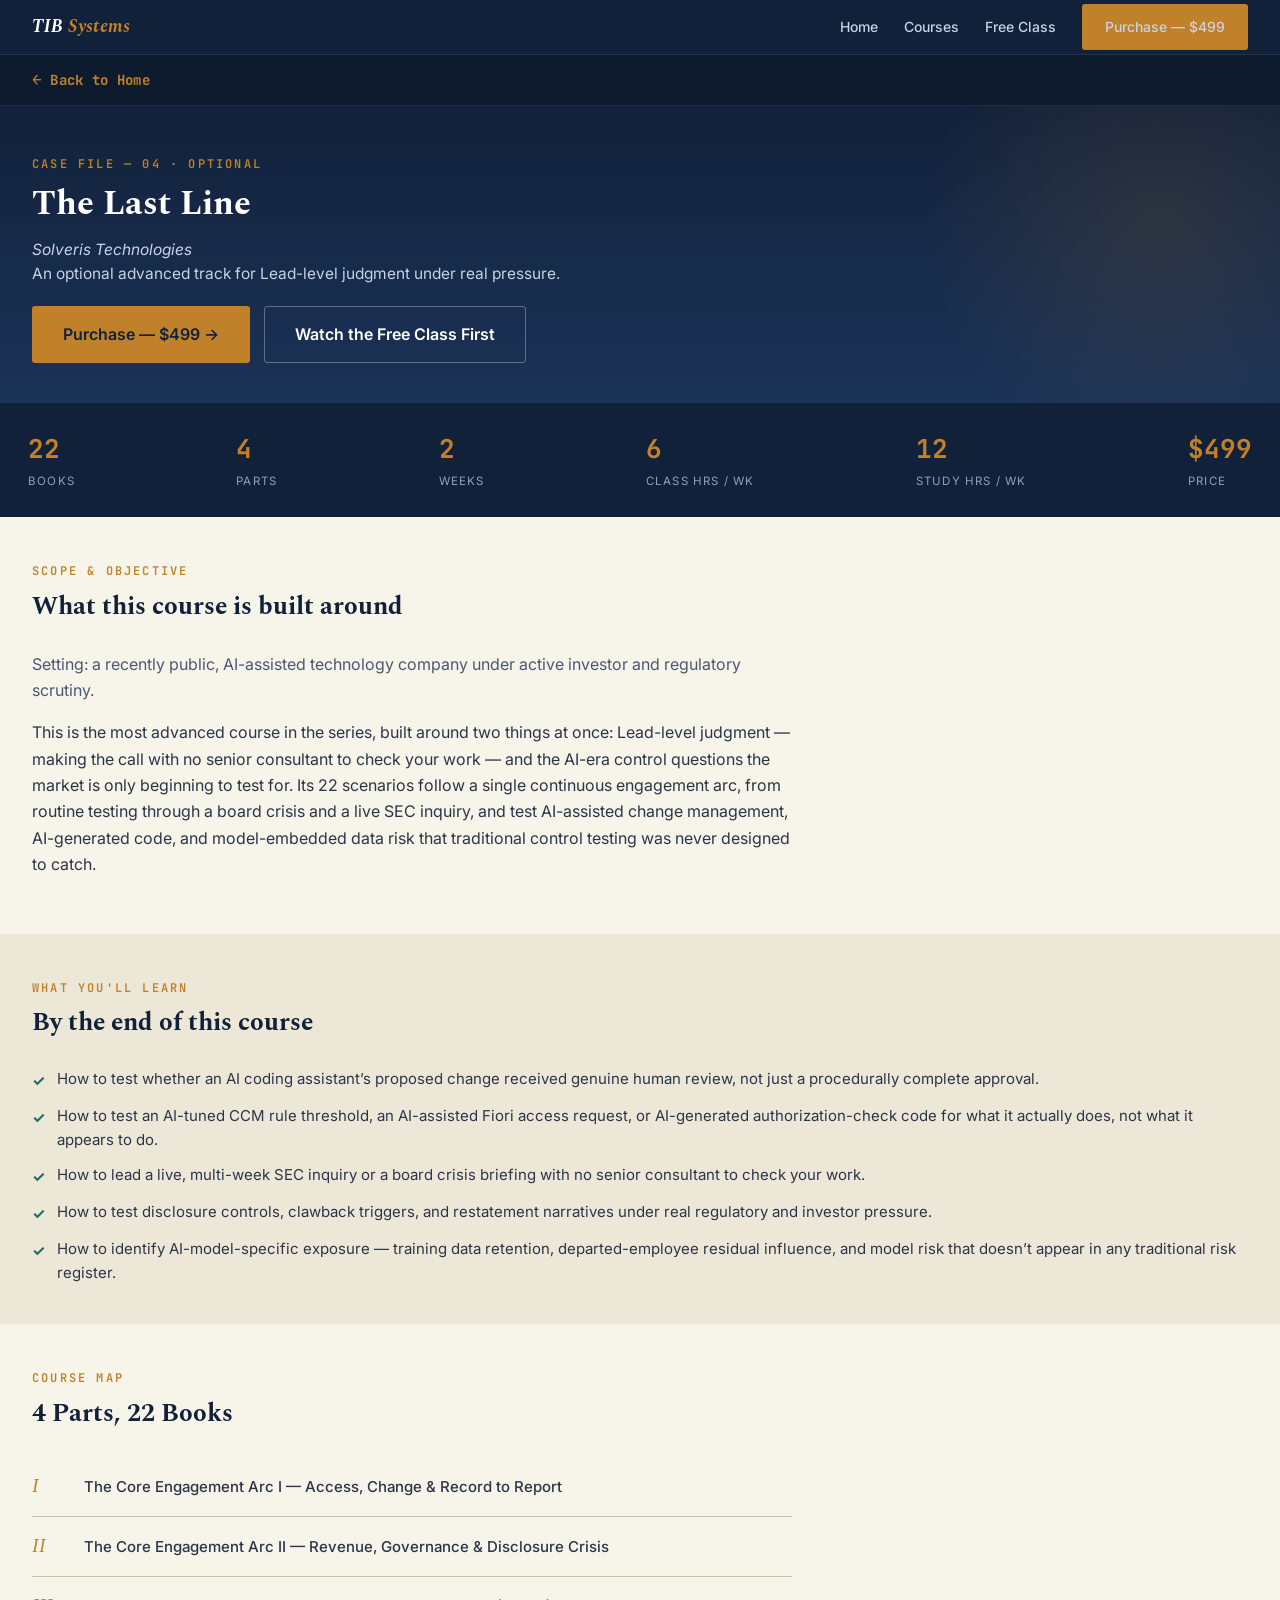
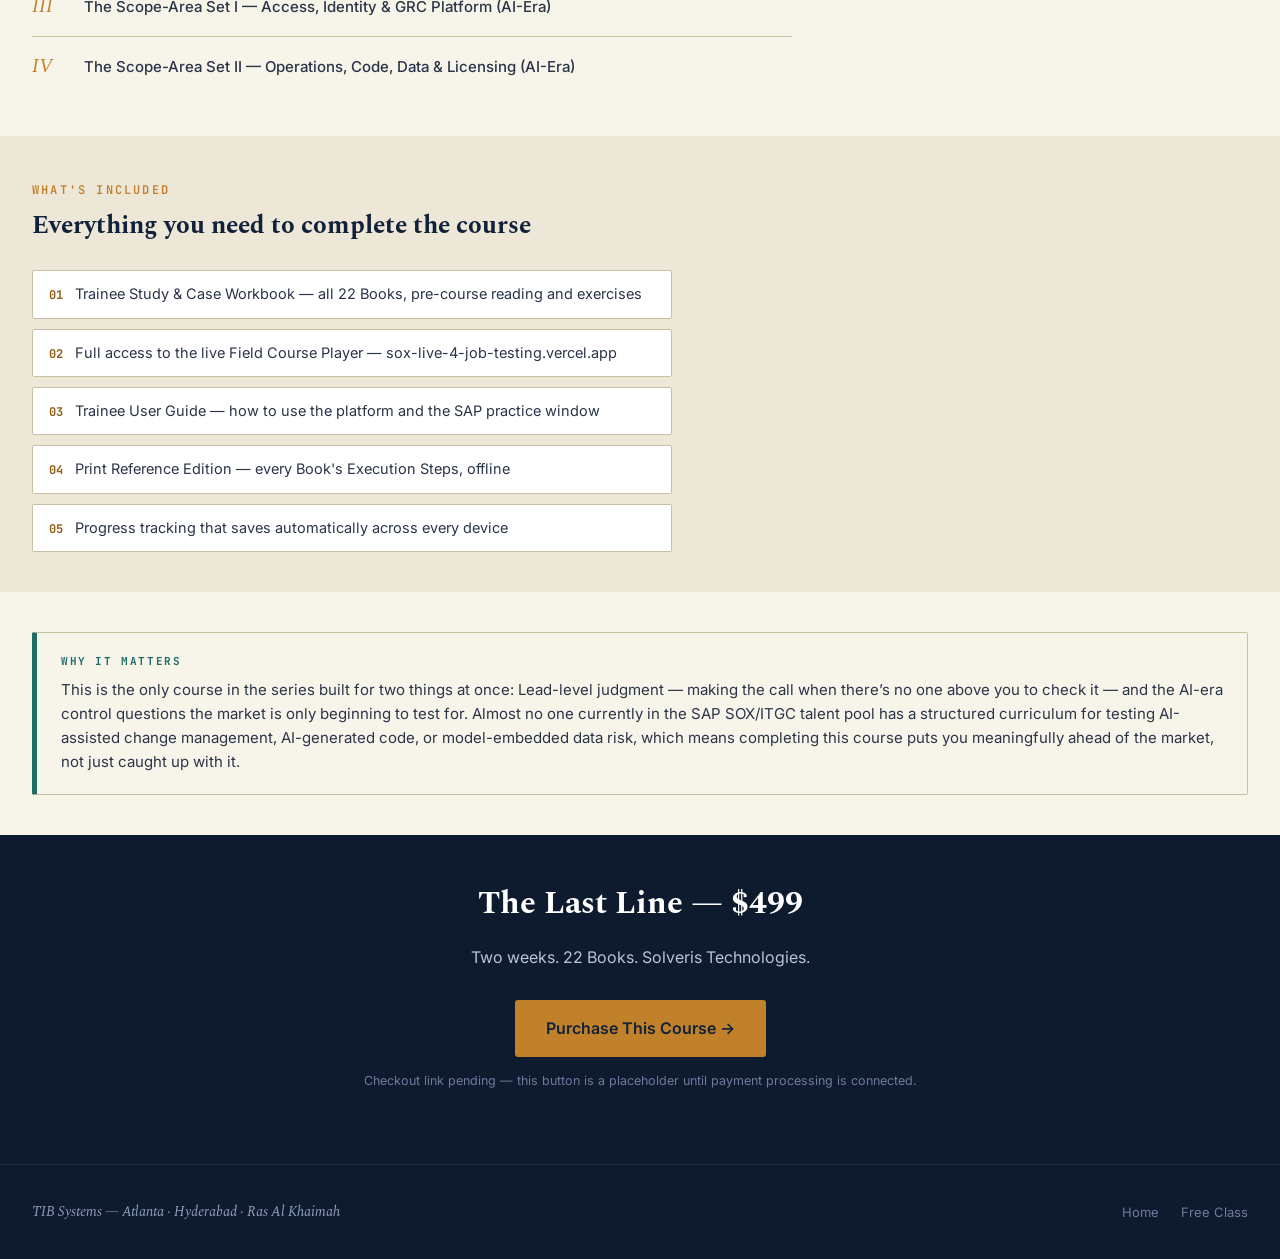
<file: course-4.html>
<!DOCTYPE html>
<html lang="en">
<head>
<meta charset="UTF-8">
<meta name="viewport" content="width=device-width, initial-scale=1.0">
<title>The Last Line — Course 4 — TIB Systems</title>
<link rel="stylesheet" href="styles.css">
</head>
<body>

<header class="site-nav">
  <div class="wrap">
    <a href="index.html" class="brand">TIB <span>Systems</span></a>
    <nav class="links">
      <a href="index.html">Home</a>
      <a href="index.html#courses">Courses</a>
      <a href="course-free.html">Free Class</a>
      <a href="#purchase" class="btn btn-amber">Purchase — $499</a>
    </nav>
  </div>
</header>

<div class="back-nav">
  <div class="wrap">
    <a href="index.html"><span class="arrow">←</span> Back to Home</a>
  </div>
</div>

<section class="hero">
  <div class="wrap">
    <span class="eyebrow on-dark">Case File — 04 · OPTIONAL</span>
    <h1>The Last Line</h1>
    <p class="lede"><em style="font-style:italic; color:#C7D2E6;">Solveris Technologies</em><br>An optional advanced track for Lead-level judgment under real pressure.</p>
    <div class="cta-row">
      <a href="#purchase" class="btn btn-amber btn-lg">Purchase — $499 →</a>
      <a href="course-free.html" class="btn btn-outline btn-lg">Watch the Free Class First</a>
    </div>
  </div>
</section>

<div class="metrics-bar">
  <div class="wrap">
    <div class="metric"><div class="val">22</div><div class="lbl">Books</div></div>
    <div class="metric"><div class="val">4</div><div class="lbl">Parts</div></div>
    <div class="metric"><div class="val">2</div><div class="lbl">Weeks</div></div>
    <div class="metric"><div class="val">6</div><div class="lbl">Class Hrs / Wk</div></div>
    <div class="metric"><div class="val">12</div><div class="lbl">Study Hrs / Wk</div></div>
    <div class="metric"><div class="val">$499</div><div class="lbl">Price</div></div>
  </div>
</div>

<section>
  <div class="wrap">
    <div class="section-head">
      <span class="eyebrow">Scope &amp; Objective</span>
      <h2>What this course is built around</h2>
    </div>
    <p style="font-size:16px; color:var(--text-soft); max-width:760px; line-height:1.65;">Setting: a recently public, AI-assisted technology company under active investor and regulatory scrutiny.</p>
    <p style="font-size:16px; color:var(--text); max-width:760px; line-height:1.65;">This is the most advanced course in the series, built around two things at once: Lead-level judgment — making the call with no senior consultant to check your work — and the AI-era control questions the market is only beginning to test for. Its 22 scenarios follow a single continuous engagement arc, from routine testing through a board crisis and a live SEC inquiry, and test AI-assisted change management, AI-generated code, and model-embedded data risk that traditional control testing was never designed to catch.</p>
    
  </div>
</section>

<section class="on-paper">
  <div class="wrap">
    <div class="section-head">
      <span class="eyebrow">What You'll Learn</span>
      <h2>By the end of this course</h2>
    </div>
    <ul class="check-list">
      <li>How to test whether an AI coding assistant’s proposed change received genuine human review, not just a procedurally complete approval.</li>
      <li>How to test an AI-tuned CCM rule threshold, an AI-assisted Fiori access request, or AI-generated authorization-check code for what it actually does, not what it appears to do.</li>
      <li>How to lead a live, multi-week SEC inquiry or a board crisis briefing with no senior consultant to check your work.</li>
      <li>How to test disclosure controls, clawback triggers, and restatement narratives under real regulatory and investor pressure.</li>
      <li>How to identify AI-model-specific exposure — training data retention, departed-employee residual influence, and model risk that doesn’t appear in any traditional risk register.</li>
    </ul>
  </div>
</section>

<section>
  <div class="wrap">
    <div class="section-head">
      <span class="eyebrow">Course Map</span>
      <h2>4 Parts, 22 Books</h2>
    </div>
    <div style="max-width:760px;">
      <div class="part-row"><span class="roman">I</span><span class="ptitle">The Core Engagement Arc I — Access, Change &amp; Record to Report</span></div>
      <div class="part-row"><span class="roman">II</span><span class="ptitle">The Core Engagement Arc II — Revenue, Governance &amp; Disclosure Crisis</span></div>
      <div class="part-row"><span class="roman">III</span><span class="ptitle">The Scope-Area Set I — Access, Identity &amp; GRC Platform (AI-Era)</span></div>
      <div class="part-row"><span class="roman">IV</span><span class="ptitle">The Scope-Area Set II — Operations, Code, Data &amp; Licensing (AI-Era)</span></div>
    </div>
  </div>
</section>

<section class="on-paper">
  <div class="wrap">
    <div class="section-head">
      <span class="eyebrow">What's Included</span>
      <h2>Everything you need to complete the course</h2>
    </div>
    <ul class="doc-list" style="max-width:640px;">
      <li><span class="icon">01</span> Trainee Study &amp; Case Workbook — all 22 Books, pre-course reading and exercises</li>
      <li><span class="icon">02</span> Full access to the live Field Course Player — sox-live-4-job-testing.vercel.app</li>
      <li><span class="icon">03</span> Trainee User Guide — how to use the platform and the SAP practice window</li>
      <li><span class="icon">04</span> Print Reference Edition — every Book's Execution Steps, offline</li>
      <li><span class="icon">05</span> Progress tracking that saves automatically across every device</li>
    </ul>
  </div>
</section>

<section>
  <div class="wrap">
    <div class="callout">
      <span class="stamp">Why It Matters</span>
      <p>This is the only course in the series built for two things at once: Lead-level judgment — making the call when there’s no one above you to check it — and the AI-era control questions the market is only beginning to test for. Almost no one currently in the SAP SOX/ITGC talent pool has a structured curriculum for testing AI-assisted change management, AI-generated code, or model-embedded data risk, which means completing this course puts you meaningfully ahead of the market, not just caught up with it.</p>
    </div>
  </div>
</section>

<div class="cta-footer" id="purchase">
  <div class="wrap">
    <h2>The Last Line — $499</h2>
    <p>Two weeks. 22 Books. Solveris Technologies.</p>
    <a href="#" class="btn btn-amber btn-lg" data-course="4">Purchase This Course →</a>
    <p style="font-size:12.5px; color:#6C7C9C; margin-top:14px;">Checkout link pending — this button is a placeholder until payment processing is connected.</p>
  </div>
</div>

<footer class="site-footer">
  <div class="wrap">
    <span class="fmark">TIB Systems — Atlanta · Hyderabad · Ras Al Khaimah</span>
    <div class="flinks">
      <a href="index.html">Home</a>
      <a href="course-free.html">Free Class</a>
    </div>
  </div>
</footer>

</body>
</html>
</file>
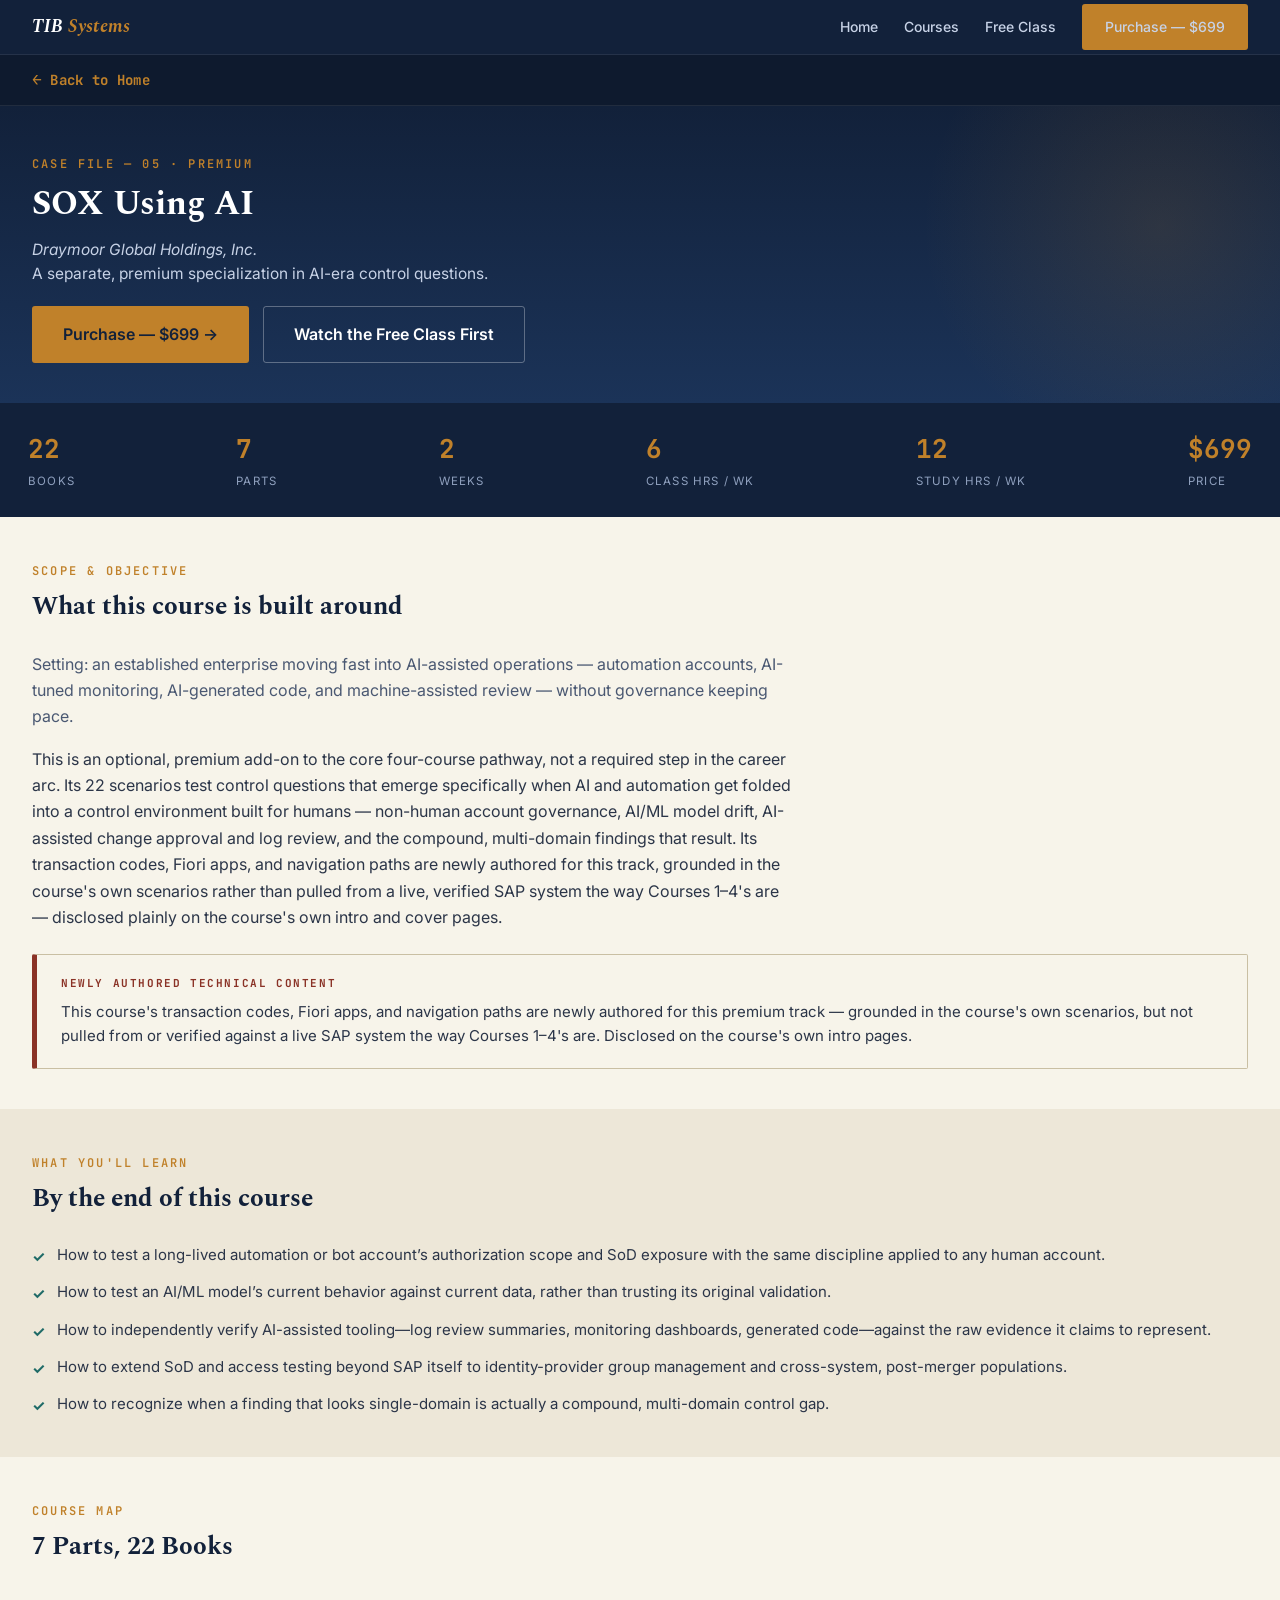
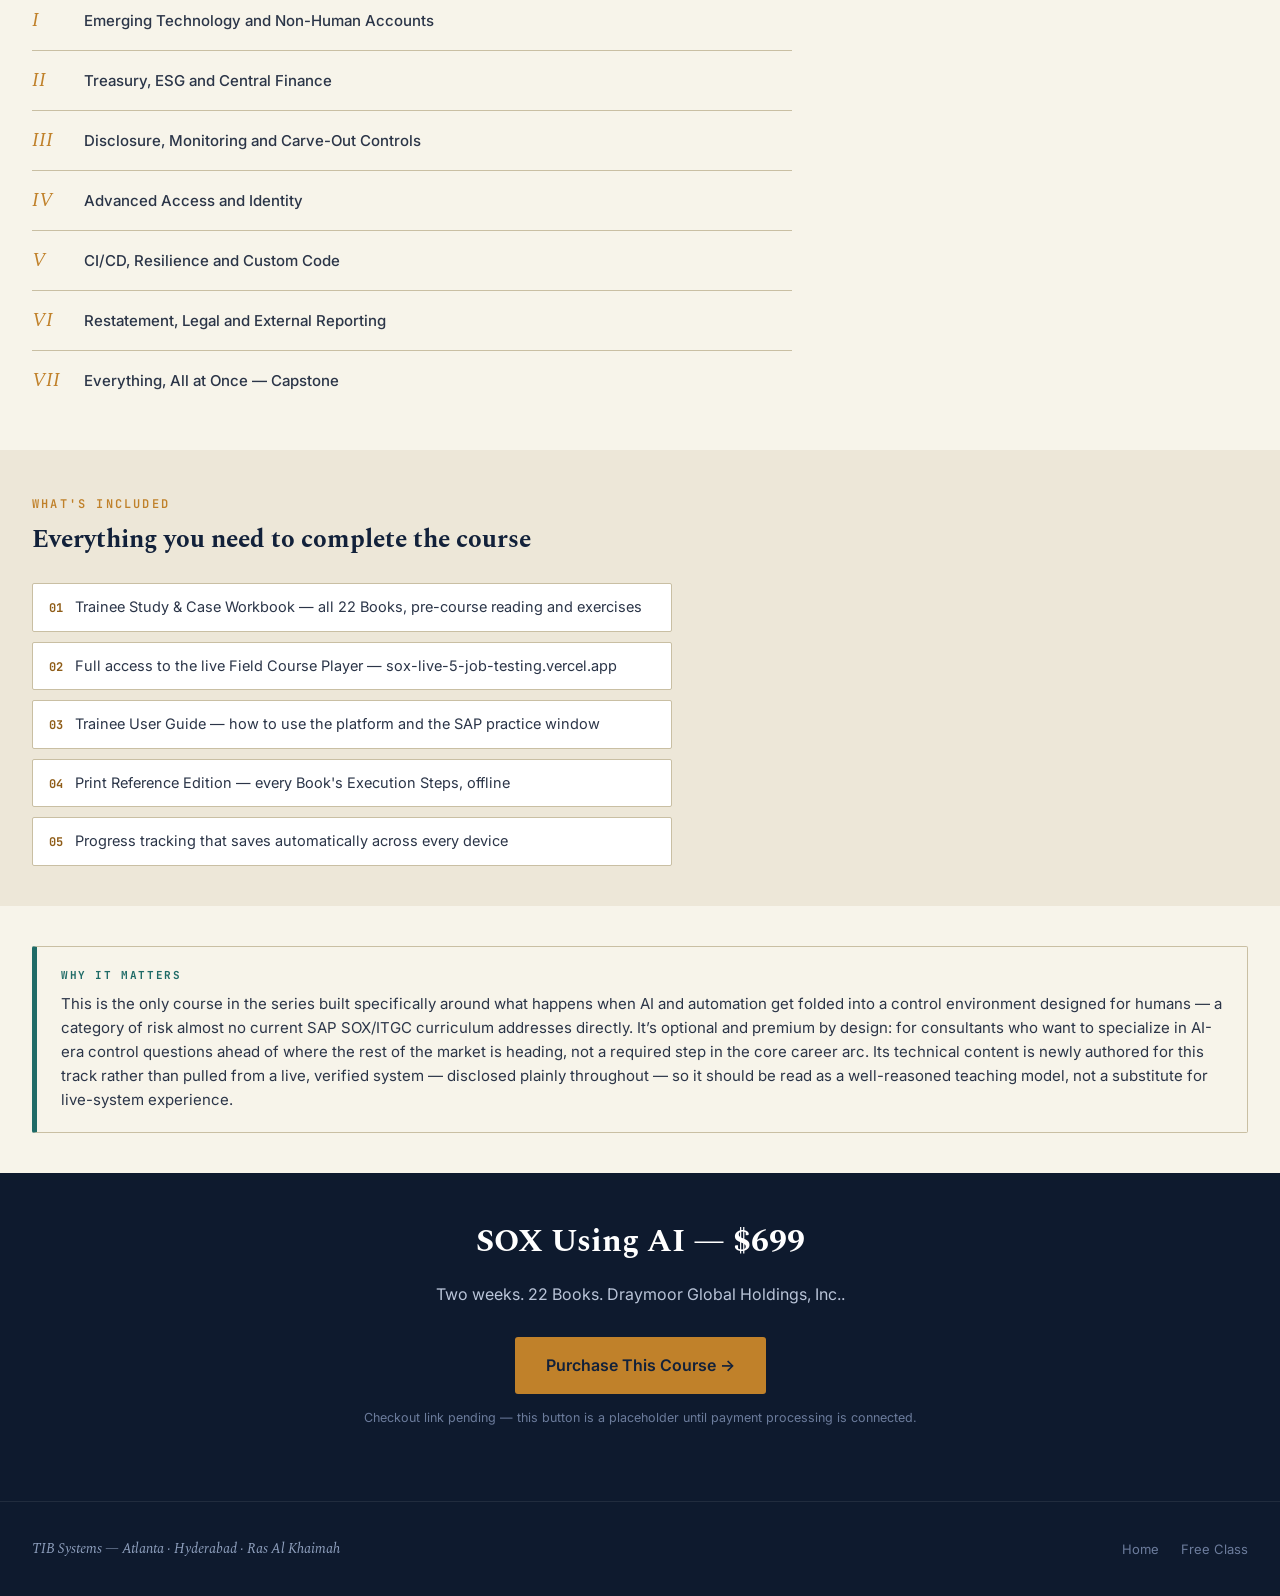
<file: course-5.html>
<!DOCTYPE html>
<html lang="en">
<head>
<meta charset="UTF-8">
<meta name="viewport" content="width=device-width, initial-scale=1.0">
<title>SOX Using AI — Course 5 — TIB Systems</title>
<link rel="stylesheet" href="styles.css">
</head>
<body>

<header class="site-nav">
  <div class="wrap">
    <a href="index.html" class="brand">TIB <span>Systems</span></a>
    <nav class="links">
      <a href="index.html">Home</a>
      <a href="index.html#courses">Courses</a>
      <a href="course-free.html">Free Class</a>
      <a href="#purchase" class="btn btn-amber">Purchase — $699</a>
    </nav>
  </div>
</header>

<div class="back-nav">
  <div class="wrap">
    <a href="index.html"><span class="arrow">←</span> Back to Home</a>
  </div>
</div>

<section class="hero">
  <div class="wrap">
    <span class="eyebrow on-dark">Case File — 05 · PREMIUM</span>
    <h1>SOX Using AI</h1>
    <p class="lede"><em style="font-style:italic; color:#C7D2E6;">Draymoor Global Holdings, Inc.</em><br>A separate, premium specialization in AI-era control questions.</p>
    <div class="cta-row">
      <a href="#purchase" class="btn btn-amber btn-lg">Purchase — $699 →</a>
      <a href="course-free.html" class="btn btn-outline btn-lg">Watch the Free Class First</a>
    </div>
  </div>
</section>

<div class="metrics-bar">
  <div class="wrap">
    <div class="metric"><div class="val">22</div><div class="lbl">Books</div></div>
    <div class="metric"><div class="val">7</div><div class="lbl">Parts</div></div>
    <div class="metric"><div class="val">2</div><div class="lbl">Weeks</div></div>
    <div class="metric"><div class="val">6</div><div class="lbl">Class Hrs / Wk</div></div>
    <div class="metric"><div class="val">12</div><div class="lbl">Study Hrs / Wk</div></div>
    <div class="metric"><div class="val">$699</div><div class="lbl">Price</div></div>
  </div>
</div>

<section>
  <div class="wrap">
    <div class="section-head">
      <span class="eyebrow">Scope &amp; Objective</span>
      <h2>What this course is built around</h2>
    </div>
    <p style="font-size:16px; color:var(--text-soft); max-width:760px; line-height:1.65;">Setting: an established enterprise moving fast into AI-assisted operations — automation accounts, AI-tuned monitoring, AI-generated code, and machine-assisted review — without governance keeping pace.</p>
    <p style="font-size:16px; color:var(--text); max-width:760px; line-height:1.65;">This is an optional, premium add-on to the core four-course pathway, not a required step in the career arc. Its 22 scenarios test control questions that emerge specifically when AI and automation get folded into a control environment built for humans — non-human account governance, AI/ML model drift, AI-assisted change approval and log review, and the compound, multi-domain findings that result. Its transaction codes, Fiori apps, and navigation paths are newly authored for this track, grounded in the course's own scenarios rather than pulled from a live, verified SAP system the way Courses 1–4's are — disclosed plainly on the course's own intro and cover pages.</p>
    
    <div class="callout brick" style="margin-top:24px;">
      <span class="stamp">Newly Authored Technical Content</span>
      <p>This course's transaction codes, Fiori apps, and navigation paths are newly authored for this premium
        track — grounded in the course's own scenarios, but not pulled from or verified against a live SAP
        system the way Courses 1–4's are. Disclosed on the course's own intro pages.</p>
    </div>
  </div>
</section>

<section class="on-paper">
  <div class="wrap">
    <div class="section-head">
      <span class="eyebrow">What You'll Learn</span>
      <h2>By the end of this course</h2>
    </div>
    <ul class="check-list">
      <li>How to test a long-lived automation or bot account’s authorization scope and SoD exposure with the same discipline applied to any human account.</li>
      <li>How to test an AI/ML model’s current behavior against current data, rather than trusting its original validation.</li>
      <li>How to independently verify AI-assisted tooling—log review summaries, monitoring dashboards, generated code—against the raw evidence it claims to represent.</li>
      <li>How to extend SoD and access testing beyond SAP itself to identity-provider group management and cross-system, post-merger populations.</li>
      <li>How to recognize when a finding that looks single-domain is actually a compound, multi-domain control gap.</li>
    </ul>
  </div>
</section>

<section>
  <div class="wrap">
    <div class="section-head">
      <span class="eyebrow">Course Map</span>
      <h2>7 Parts, 22 Books</h2>
    </div>
    <div style="max-width:760px;">
      <div class="part-row"><span class="roman">I</span><span class="ptitle">Emerging Technology and Non-Human Accounts</span></div>
      <div class="part-row"><span class="roman">II</span><span class="ptitle">Treasury, ESG and Central Finance</span></div>
      <div class="part-row"><span class="roman">III</span><span class="ptitle">Disclosure, Monitoring and Carve-Out Controls</span></div>
      <div class="part-row"><span class="roman">IV</span><span class="ptitle">Advanced Access and Identity</span></div>
      <div class="part-row"><span class="roman">V</span><span class="ptitle">CI/CD, Resilience and Custom Code</span></div>
      <div class="part-row"><span class="roman">VI</span><span class="ptitle">Restatement, Legal and External Reporting</span></div>
      <div class="part-row"><span class="roman">VII</span><span class="ptitle">Everything, All at Once — Capstone</span></div>
    </div>
  </div>
</section>

<section class="on-paper">
  <div class="wrap">
    <div class="section-head">
      <span class="eyebrow">What's Included</span>
      <h2>Everything you need to complete the course</h2>
    </div>
    <ul class="doc-list" style="max-width:640px;">
      <li><span class="icon">01</span> Trainee Study &amp; Case Workbook — all 22 Books, pre-course reading and exercises</li>
      <li><span class="icon">02</span> Full access to the live Field Course Player — sox-live-5-job-testing.vercel.app</li>
      <li><span class="icon">03</span> Trainee User Guide — how to use the platform and the SAP practice window</li>
      <li><span class="icon">04</span> Print Reference Edition — every Book's Execution Steps, offline</li>
      <li><span class="icon">05</span> Progress tracking that saves automatically across every device</li>
    </ul>
  </div>
</section>

<section>
  <div class="wrap">
    <div class="callout">
      <span class="stamp">Why It Matters</span>
      <p>This is the only course in the series built specifically around what happens when AI and automation get folded into a control environment designed for humans — a category of risk almost no current SAP SOX/ITGC curriculum addresses directly. It’s optional and premium by design: for consultants who want to specialize in AI-era control questions ahead of where the rest of the market is heading, not a required step in the core career arc. Its technical content is newly authored for this track rather than pulled from a live, verified system — disclosed plainly throughout — so it should be read as a well-reasoned teaching model, not a substitute for live-system experience.</p>
    </div>
  </div>
</section>

<div class="cta-footer" id="purchase">
  <div class="wrap">
    <h2>SOX Using AI — $699</h2>
    <p>Two weeks. 22 Books. Draymoor Global Holdings, Inc..</p>
    <a href="#" class="btn btn-amber btn-lg" data-course="5">Purchase This Course →</a>
    <p style="font-size:12.5px; color:#6C7C9C; margin-top:14px;">Checkout link pending — this button is a placeholder until payment processing is connected.</p>
  </div>
</div>

<footer class="site-footer">
  <div class="wrap">
    <span class="fmark">TIB Systems — Atlanta · Hyderabad · Ras Al Khaimah</span>
    <div class="flinks">
      <a href="index.html">Home</a>
      <a href="course-free.html">Free Class</a>
    </div>
  </div>
</footer>

</body>
</html>
</file>
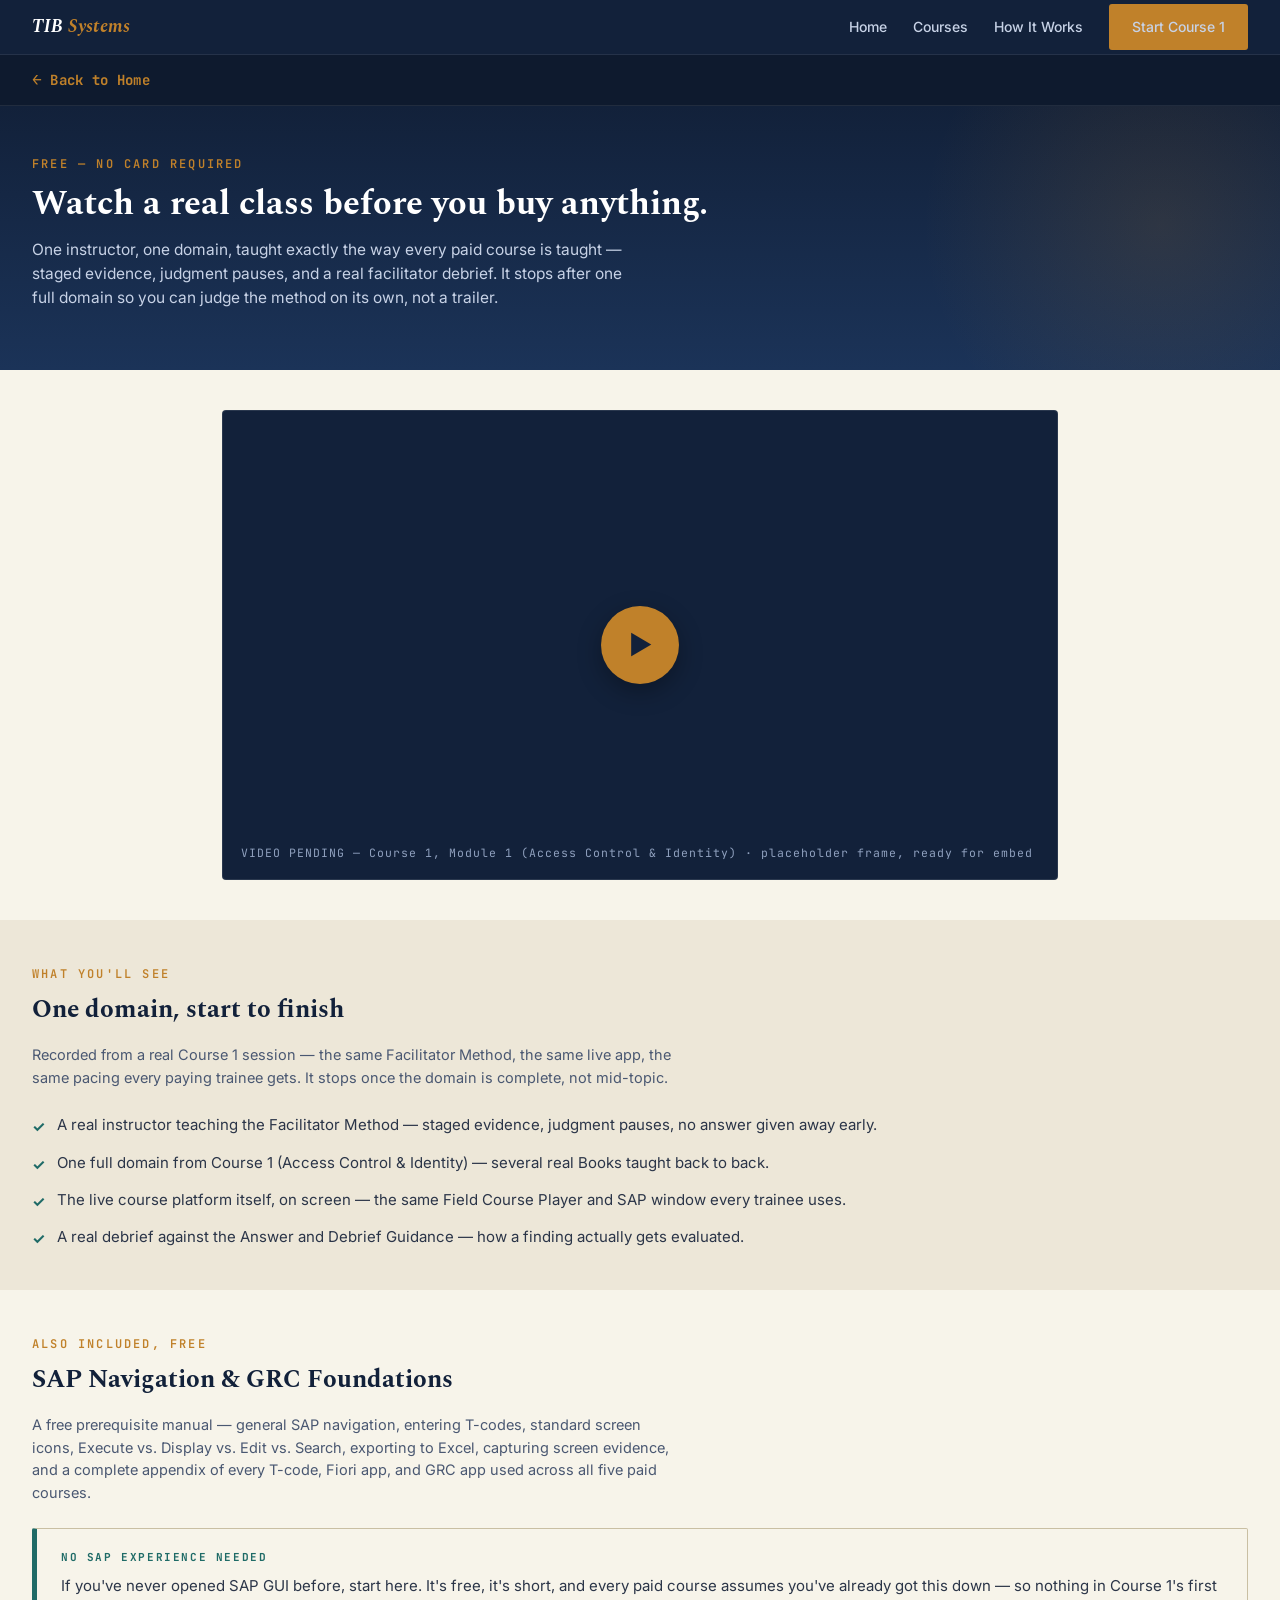
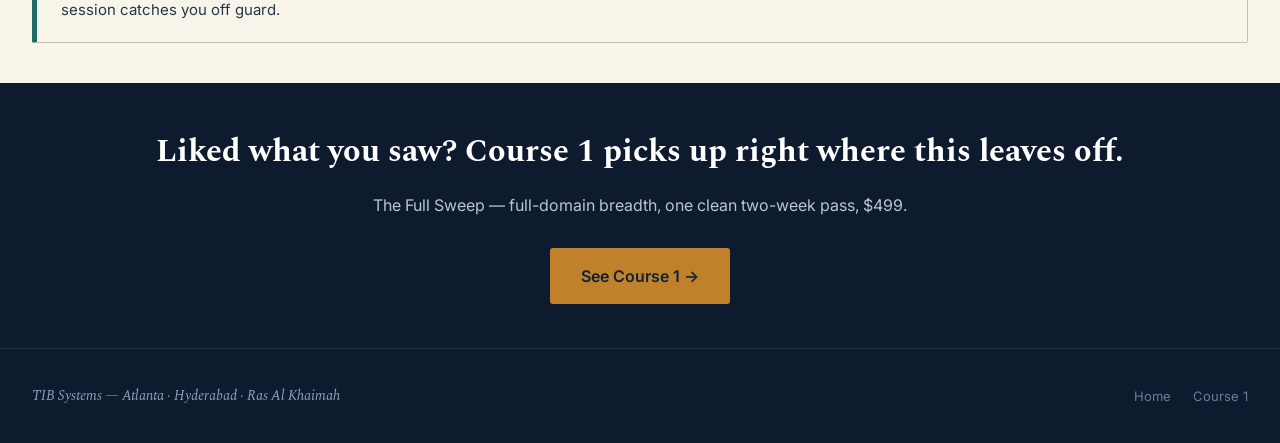
<file: course-free.html>
<!DOCTYPE html>
<html lang="en">
<head>
<meta charset="UTF-8">
<meta name="viewport" content="width=device-width, initial-scale=1.0">
<title>Watch a Free Class — TIB Systems</title>
<link rel="stylesheet" href="styles.css">
</head>
<body>

<header class="site-nav">
  <div class="wrap">
    <a href="index.html" class="brand">TIB <span>Systems</span></a>
    <nav class="links">
      <a href="index.html">Home</a>
      <a href="index.html#courses">Courses</a>
      <a href="index.html#how">How It Works</a>
      <a href="course-1.html" class="btn btn-amber">Start Course 1</a>
    </nav>
  </div>
</header>

<div class="back-nav">
  <div class="wrap">
    <a href="index.html"><span class="arrow">←</span> Back to Home</a>
  </div>
</div>

<section class="hero">
  <div class="wrap">
    <span class="eyebrow on-dark">Free — No Card Required</span>
    <h1>Watch a real class before you buy anything.</h1>
    <p class="lede">One instructor, one domain, taught exactly the way every paid course is taught — staged
      evidence, judgment pauses, and a real facilitator debrief. It stops after one full domain so you can judge
      the method on its own, not a trailer.</p>
  </div>
</section>

<section>
  <div class="wrap" style="max-width:900px;">
    <div class="video-frame" role="img" aria-label="Placeholder for free class demo video">
      <div class="playbtn">&#9654;</div>
      <div class="caption">VIDEO PENDING — Course 1, Module 1 (Access Control &amp; Identity) · placeholder frame, ready for embed</div>
    </div>
  </div>
</section>

<section class="on-paper">
  <div class="wrap">
    <div class="section-head">
      <span class="eyebrow">What You'll See</span>
      <h2>One domain, start to finish</h2>
      <p>Recorded from a real Course 1 session — the same Facilitator Method, the same live app, the same
        pacing every paying trainee gets. It stops once the domain is complete, not mid-topic.</p>
    </div>
    <ul class="check-list">
      <li>A real instructor teaching the Facilitator Method — staged evidence, judgment pauses, no answer given away early.</li>
      <li>One full domain from Course 1 (Access Control &amp; Identity) — several real Books taught back to back.</li>
      <li>The live course platform itself, on screen — the same Field Course Player and SAP window every trainee uses.</li>
      <li>A real debrief against the Answer and Debrief Guidance — how a finding actually gets evaluated.</li>
    </ul>
  </div>
</section>

<section>
  <div class="wrap">
    <div class="section-head">
      <span class="eyebrow">Also Included, Free</span>
      <h2>SAP Navigation &amp; GRC Foundations</h2>
      <p>A free prerequisite manual — general SAP navigation, entering T-codes, standard screen icons, Execute
        vs. Display vs. Edit vs. Search, exporting to Excel, capturing screen evidence, and a complete appendix
        of every T-code, Fiori app, and GRC app used across all five paid courses.</p>
    </div>
    <div class="callout">
      <span class="stamp">No SAP Experience Needed</span>
      <p>If you've never opened SAP GUI before, start here. It's free, it's short, and every paid course assumes
        you've already got this down — so nothing in Course 1's first session catches you off guard.</p>
    </div>
  </div>
</section>

<div class="cta-footer">
  <div class="wrap">
    <h2>Liked what you saw? Course 1 picks up right where this leaves off.</h2>
    <p>The Full Sweep — full-domain breadth, one clean two-week pass, $499.</p>
    <a href="course-1.html" class="btn btn-amber btn-lg">See Course 1 →</a>
  </div>
</div>

<footer class="site-footer">
  <div class="wrap">
    <span class="fmark">TIB Systems — Atlanta · Hyderabad · Ras Al Khaimah</span>
    <div class="flinks">
      <a href="index.html">Home</a>
      <a href="course-1.html">Course 1</a>
    </div>
  </div>
</footer>

</body>
</html>
</file>
<file: styles.css>
/* TIB Systems — Marketing Site Design System
   Derived from the live course-app brand (case-file / evidence-log aesthetic),
   extended for a homepage/sales context. */

@import url('https://fonts.googleapis.com/css2?family=Spectral:ital,wght@0,500;0,600;0,700;1,500;1,600&family=Inter:wght@400;500;600;700;800&family=JetBrains+Mono:wght@400;500;700&display=swap');

:root{
  --ink:#12213A; --ink-2:#1B3358; --ink-3:#0E1A2E;
  --paper:#EDE7D8; --paper-2:#F7F4EA; --white:#FFFFFF;
  --amber:#C0812A; --amber-deep:#8F5D18;
  --teal:#1F6B67; --brick:#8A3226;
  --line:#C9BFA3; --text:#2B3548; --text-soft:#4A5872; --muted:#6C7A94;
  --shadow: 0 10px 30px rgba(18,33,58,0.14);
}
*{box-sizing:border-box;}
html{scroll-behavior:smooth;}
body{
  margin:0; background:var(--paper-2); color:var(--text);
  font-family:'Inter',sans-serif; line-height:1.55; -webkit-font-smoothing:antialiased;
}
h1,h2,h3{ font-family:'Spectral',serif; font-weight:700; color:var(--ink); margin:0; }
a{ color:inherit; text-decoration:none; }
.mono{ font-family:'JetBrains Mono',monospace; }
.wrap{ max-width:1360px; margin:0 auto; padding:0 32px; }
.eyebrow{ font-family:'JetBrains Mono',monospace; font-size:12px; letter-spacing:2.2px; text-transform:uppercase; color:var(--amber); font-weight:600; }
.eyebrow.on-dark{ color:var(--amber); }

/* ===== BACK-TO-HOME STRIP (secondary pages) ===== */
.back-nav{ background:var(--ink-3); border-bottom:1px solid rgba(255,255,255,0.08); }
.back-nav .wrap{ padding:12px 32px; }
.back-nav a{
  display:inline-flex; align-items:center; gap:8px; color:var(--amber); font-weight:700; font-size:14px;
  font-family:'JetBrains Mono',monospace; letter-spacing:0.3px; transition:gap .15s, color .15s;
}
.back-nav a:hover{ gap:12px; color:#D89440; }
.back-nav a .arrow{ font-size:16px; }

/* ===== NAV ===== */
header.site-nav{ background:var(--ink); border-bottom:1px solid rgba(255,255,255,0.08); position:sticky; top:0; z-index:100; }
header.site-nav .wrap{ display:flex; align-items:center; justify-content:space-between; height:54px; }
.brand{ font-family:'Spectral',serif; font-weight:700; font-style:italic; color:var(--white); font-size:18px; letter-spacing:0.2px; cursor:pointer; transition:opacity .15s; }
.brand:hover{ opacity:0.8; }
.brand span{ color:var(--amber); }
nav.links{ display:flex; gap:26px; align-items:center; }
nav.links a{ color:#C7D2E6; font-size:14px; font-weight:500; transition:color .15s; }
nav.links a:hover{ color:var(--amber); }
.btn{ display:inline-flex; align-items:center; gap:8px; padding:11px 22px; border-radius:3px; font-weight:600; font-size:14.5px; cursor:pointer; border:1px solid transparent; transition:all .15s; }
.btn-amber{ background:var(--amber); color:var(--ink); }
.btn-amber:hover{ background:#D89440; }
.btn-outline{ background:transparent; border-color:rgba(255,255,255,0.3); color:var(--white); }
.btn-outline:hover{ border-color:var(--amber); color:var(--amber); }
.btn-ink{ background:var(--ink); color:var(--white); }
.btn-ink:hover{ background:var(--ink-2); }
.btn-teal{ background:var(--teal); color:var(--white); }
.btn-teal:hover{ background:#256F6A; }
.btn-lg{ padding:15px 30px; font-size:16px; }

/* ===== HERO ===== */
.hero{ background:linear-gradient(180deg, var(--ink) 0%, var(--ink-2) 100%); color:var(--white); padding:44px 0 40px; position:relative; overflow:hidden; }
.hero::after{ content:''; position:absolute; right:-120px; top:-120px; width:480px; height:480px; border-radius:50%;
  background:radial-gradient(circle, rgba(192,129,42,0.14) 0%, transparent 70%); }
.hero .wrap{ position:relative; z-index:1; }
.hero h1{ color:var(--white); font-size:34px; line-height:1.16; max-width:720px; margin:10px 0 14px; }
.hero h1 em{ font-style:italic; color:var(--amber); }
.hero p.lede{ font-size:15.5px; color:#C7D2E6; max-width:600px; line-height:1.55; margin:0 0 20px; }
.hero .cta-row{ display:flex; gap:14px; flex-wrap:wrap; }

/* ===== SECTIONS ===== */
section{ padding:40px 0; }
section.on-paper{ background:var(--paper); }
.section-head{ max-width:640px; margin:0 0 24px; }
.section-head h2{ font-size:25px; margin:6px 0 8px; }
.section-head p{ color:var(--text-soft); font-size:14.5px; }

/* ===== CASE FILE CARDS (signature element) ===== */
.file-grid{ display:grid; grid-template-columns:repeat(3, 1fr); gap:22px; }
.file-card{
  background:var(--white); border:1px solid var(--line); border-radius:3px; overflow:hidden;
  display:flex; flex-direction:column; transition:transform .18s, box-shadow .18s;
}
.file-card:hover{ transform:translateY(-4px); box-shadow:var(--shadow); }
.file-card .tab{
  background:var(--ink); color:var(--white); font-family:'JetBrains Mono',monospace; font-size:11px;
  letter-spacing:1.4px; text-transform:uppercase; padding:9px 16px; display:flex; justify-content:space-between; align-items:center;
}
.file-card.premium .tab{ background:var(--brick); }
.file-card.free .tab{ background:var(--teal); }
.file-card .tab .num{ color:var(--amber); font-weight:700; }
.file-card.premium .tab .num, .file-card.free .tab .num{ color:var(--white); }
.file-card .body{ padding:22px 20px 20px; flex:1; display:flex; flex-direction:column; }
.file-card h3{ font-size:21px; margin:0 0 4px; }
.file-card .entity{ font-family:'Spectral',serif; font-style:italic; color:var(--amber-deep); font-size:13.5px; margin-bottom:12px; }
.file-card .hook{ font-size:14px; color:var(--text-soft); line-height:1.55; margin-bottom:18px; flex:1; }
.file-card .metrics{ display:flex; gap:14px; font-family:'JetBrains Mono',monospace; font-size:12px; color:var(--muted); border-top:1px dashed var(--line); padding-top:14px; margin-bottom:16px; flex-wrap:wrap; }
.file-card .metrics b{ color:var(--ink); }
.file-card .price{ font-family:'JetBrains Mono',monospace; font-weight:700; font-size:20px; color:var(--ink); margin-bottom:14px; }
.file-card .price .was{ font-size:13px; color:var(--muted); font-weight:400; text-decoration:line-through; margin-right:8px; }
.file-card .open-link{
  font-size:13.5px; font-weight:700; color:var(--ink); background:var(--amber); display:inline-flex;
  align-items:center; gap:6px; padding:10px 16px; border-radius:3px; letter-spacing:0.2px; transition:all .15s;
  align-self:flex-start; text-transform:uppercase; font-family:'JetBrains Mono',monospace; font-size:12px;
}
.file-card .open-link:hover{ background:var(--amber-deep); color:var(--white); transform:translateX(2px); }
.file-card.free .open-link{ background:var(--teal); color:var(--white); }
.file-card.free .open-link:hover{ background:#256F6A; }
.file-card.premium .open-link{ background:var(--brick); color:var(--white); }
.file-card.premium .open-link:hover{ background:#6E2A1F; }

/* ===== HOW IT WORKS ===== */
.steps{ display:grid; grid-template-columns:repeat(3,1fr); gap:26px; }
.step{ background:var(--white); border:1px solid var(--line); border-radius:3px; padding:26px 24px; }
.step .stepnum{ font-family:'JetBrains Mono',monospace; color:var(--amber); font-size:13px; font-weight:700; letter-spacing:1px; margin-bottom:10px; }
.step h3{ font-size:19px; margin-bottom:8px; }
.step p{ font-size:14.5px; color:var(--text-soft); }

/* ===== METRICS BAR (course pages) ===== */
.metrics-bar{ background:var(--ink); color:var(--white); }
.metrics-bar .wrap{ display:flex; justify-content:space-between; padding:26px 28px; flex-wrap:wrap; gap:20px; }
.metric{ text-align:left; }
.metric .val{ font-family:'JetBrains Mono',monospace; font-size:26px; font-weight:700; color:var(--amber); }
.metric .lbl{ font-size:11.5px; letter-spacing:1.2px; text-transform:uppercase; color:#8FA0BE; margin-top:4px; }

/* ===== CALLOUT ===== */
.callout{ border:1px solid var(--line); border-left:5px solid var(--teal); background:var(--paper-2); padding:20px 24px; border-radius:2px; }
.callout.brick{ border-left-color:var(--brick); }
.callout .stamp{ font-family:'JetBrains Mono',monospace; font-size:11px; letter-spacing:1.6px; text-transform:uppercase; color:var(--teal); font-weight:700; display:block; margin-bottom:8px; }
.callout.brick .stamp{ color:var(--brick); }
.callout p{ margin:0; font-size:15px; color:var(--text); line-height:1.6; }

/* ===== LISTS ===== */
ul.check-list{ list-style:none; padding:0; margin:0; display:grid; gap:12px; }
ul.check-list li{ display:flex; gap:12px; align-items:flex-start; font-size:15px; color:var(--text); line-height:1.55; }
ul.check-list li::before{ content:'\2713'; color:var(--teal); font-weight:700; flex-shrink:0; margin-top:2px; }
ul.doc-list{ list-style:none; padding:0; margin:0; display:grid; gap:10px; }
ul.doc-list li{ display:flex; gap:12px; align-items:baseline; font-size:14.5px; padding:12px 16px; background:var(--white); border:1px solid var(--line); border-radius:2px; }
ul.doc-list li .icon{ font-family:'JetBrains Mono',monospace; color:var(--amber-deep); font-weight:700; font-size:12px; }

/* ===== PARTS / MODULE MAP ===== */
.part-row{ display:flex; gap:16px; align-items:baseline; padding:14px 0; border-bottom:1px solid var(--line); }
.part-row:last-child{ border-bottom:none; }
.part-row .roman{ font-family:'Spectral',serif; font-style:italic; color:var(--amber); font-size:20px; min-width:36px; }
.part-row .ptitle{ font-size:15px; color:var(--text); font-weight:500; }

/* ===== CTA FOOTER ===== */
.cta-footer{ background:var(--ink-3); color:var(--white); text-align:center; padding:44px 0; }
.cta-footer h2{ color:var(--white); font-size:32px; margin-bottom:14px; }
.cta-footer p{ color:#B9C4D8; font-size:16px; margin-bottom:30px; }

/* ===== SITE FOOTER ===== */
footer.site-footer{ background:var(--ink-3); border-top:1px solid rgba(255,255,255,0.08); padding:36px 0; }
footer.site-footer .wrap{ display:flex; justify-content:space-between; align-items:center; flex-wrap:wrap; gap:14px; }
footer.site-footer .fmark{ font-family:'Spectral',serif; font-style:italic; color:#8FA0BE; font-size:14px; }
footer.site-footer .flinks{ display:flex; gap:22px; font-size:13px; color:#6C7C9C; }

/* ===== VIDEO PLACEHOLDER (free course) ===== */
.video-frame{ background:var(--ink); border-radius:4px; aspect-ratio:16/9; display:flex; align-items:center; justify-content:center; position:relative; overflow:hidden; border:1px solid rgba(255,255,255,0.1); }
.video-frame .playbtn{ width:78px; height:78px; border-radius:50%; background:var(--amber); display:flex; align-items:center; justify-content:center; font-size:26px; color:var(--ink); cursor:pointer; box-shadow:0 8px 24px rgba(0,0,0,0.3); }
.video-frame .caption{ position:absolute; bottom:18px; left:18px; right:18px; color:#8FA0BE; font-family:'JetBrains Mono',monospace; font-size:11.5px; letter-spacing:1px; }

/* ===== RESPONSIVE ===== */
@media (max-width: 900px){
  .file-grid{ grid-template-columns:repeat(2,1fr); }
  .steps{ grid-template-columns:1fr; }
  .hero h1{ font-size:38px; }
  nav.links{ display:none; }
}
@media (max-width: 600px){
  .file-grid{ grid-template-columns:1fr; }
  .metrics-bar .wrap{ justify-content:flex-start; }
  .hero{ padding:64px 0 56px; }
  .hero h1{ font-size:30px; }
}

/* ===== ACCESSIBILITY ===== */
a:focus-visible, button:focus-visible{ outline:2px solid var(--amber); outline-offset:2px; }
@media (prefers-reduced-motion: reduce){ *{ transition:none !important; } }
</file>
